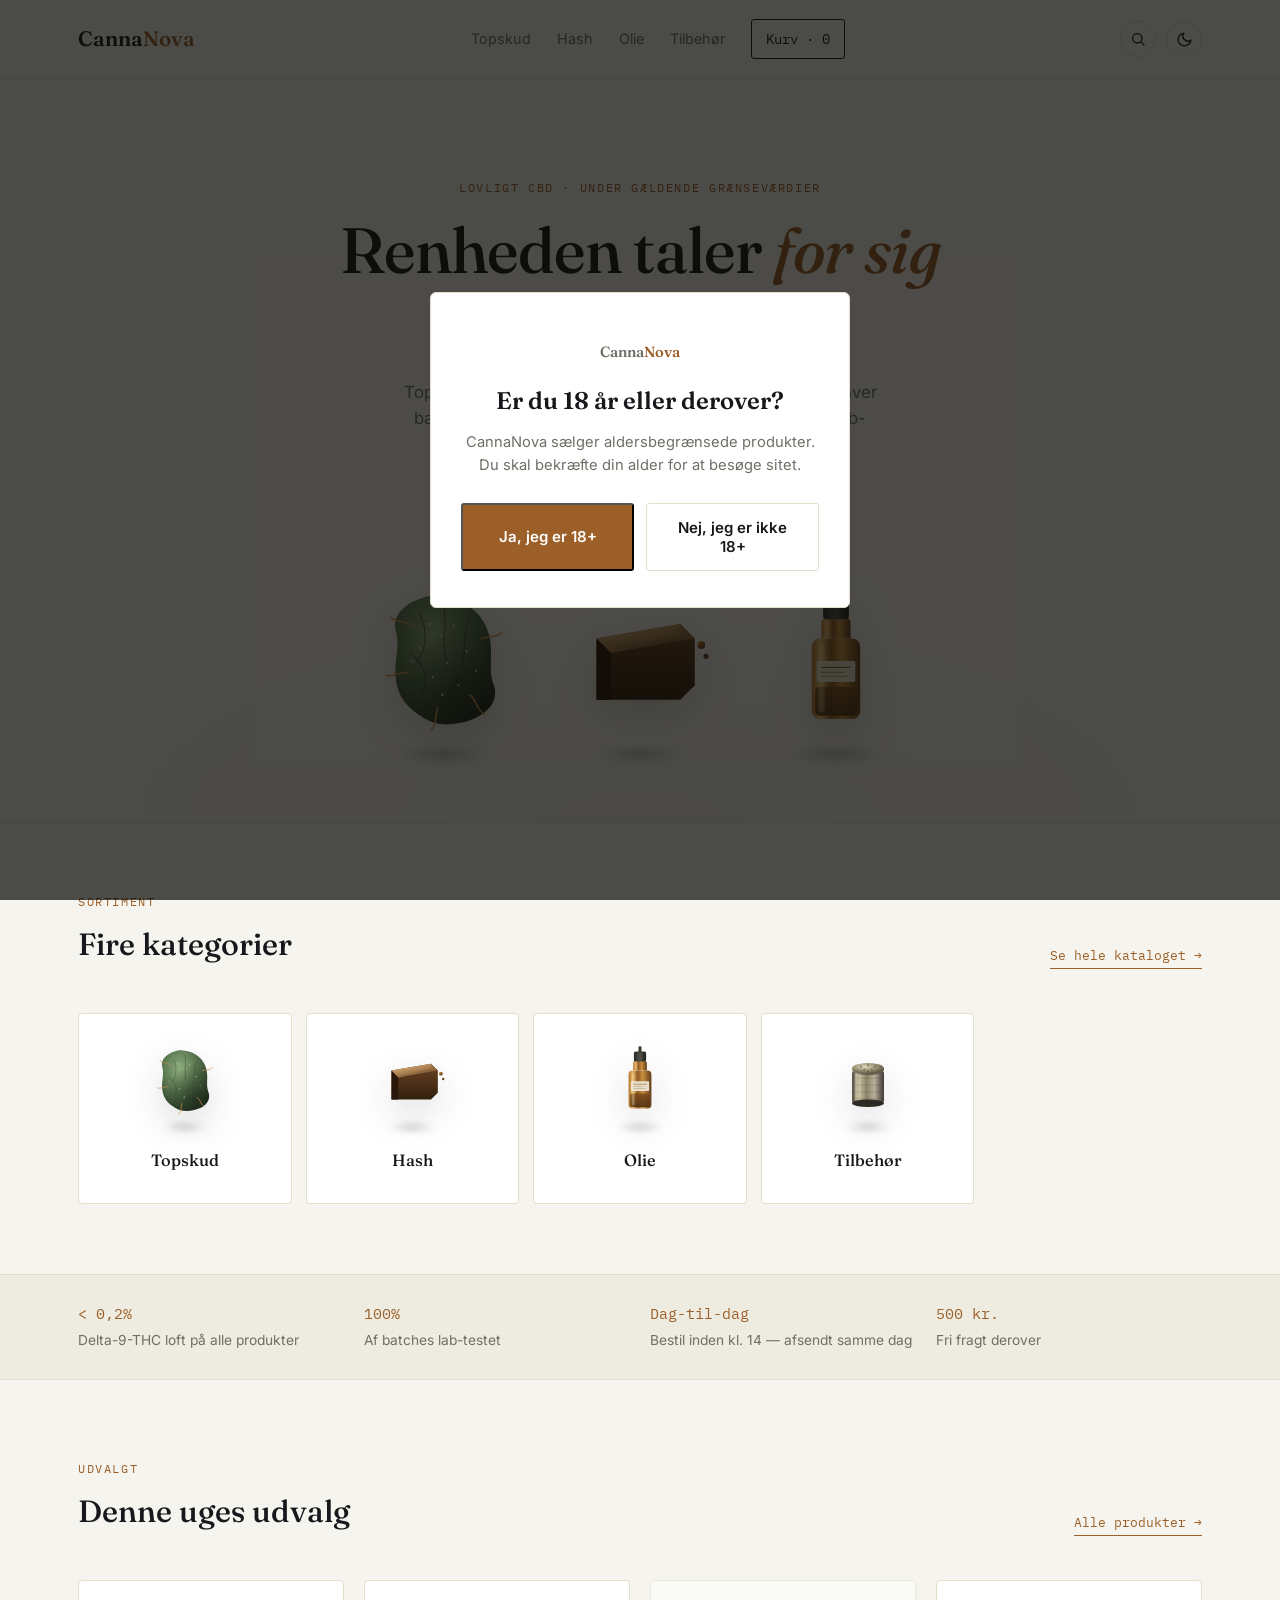
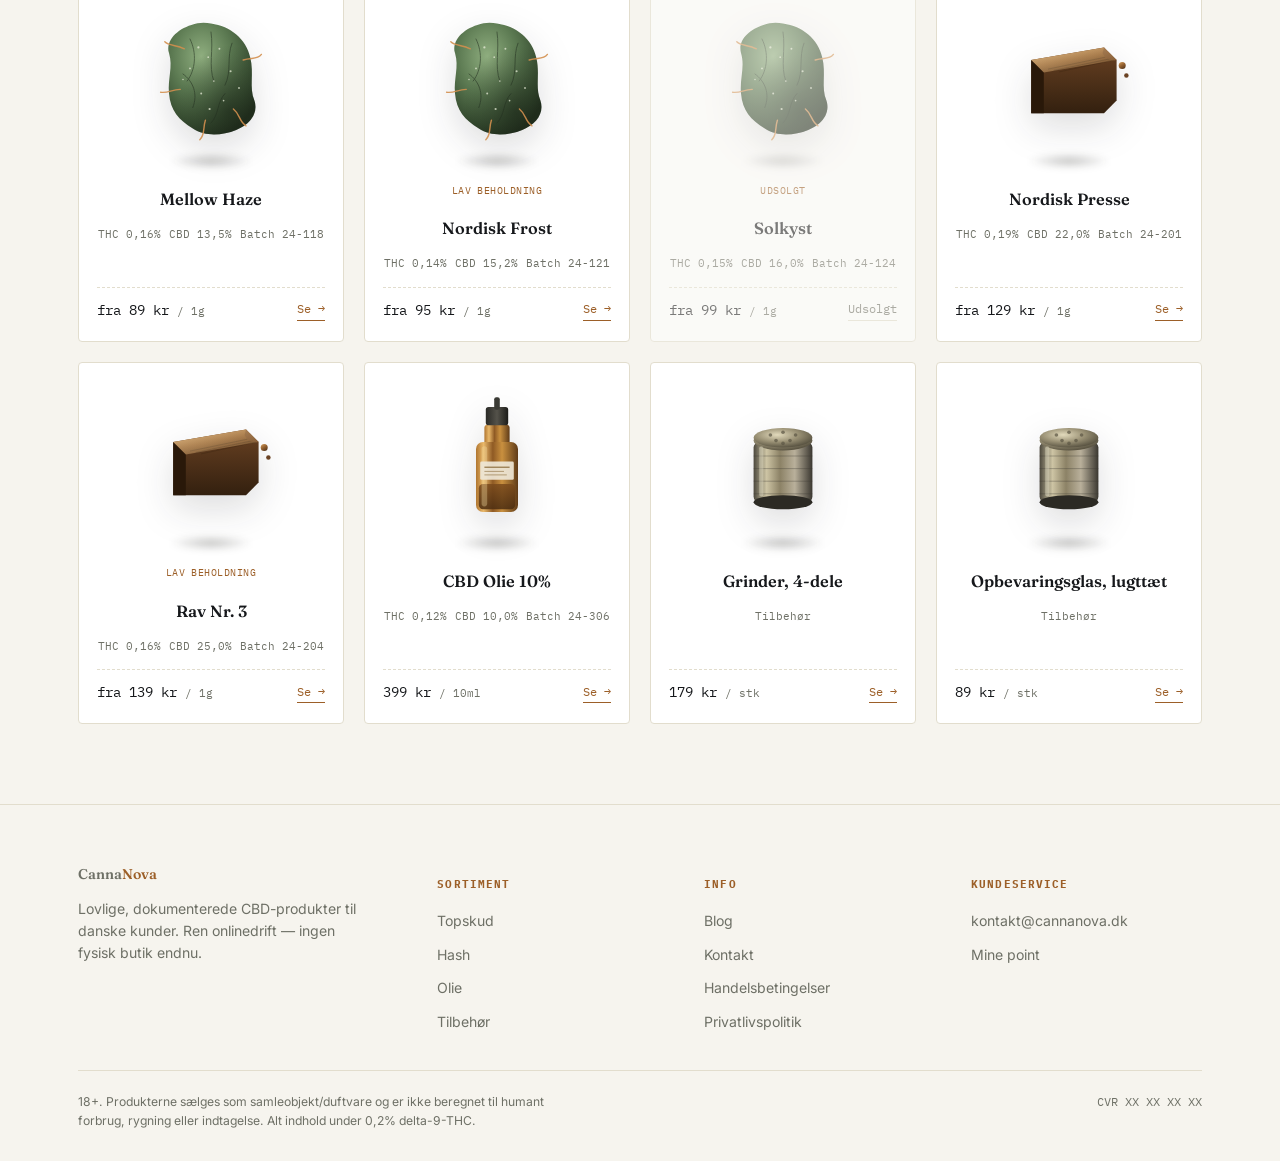
<file: index.html>
<!doctype html>
<html lang="da">
<head>
<meta charset="UTF-8">
<meta name="viewport" content="width=device-width, initial-scale=1">
<title>CannaNova — Lovligt CBD, dokumenteret til sidste batch</title>
<meta name="description" content="CannaNova sælger lovlige CBD-topskud, hash og olie under 0,2% THC. Hver batch er uafhængigt lab-testet og dokumenteret. Kun online, levering i hele Danmark.">
<link rel="preconnect" href="https://fonts.googleapis.com">
<link rel="preconnect" href="https://fonts.gstatic.com" crossorigin>
<link href="https://fonts.googleapis.com/css2?family=Fraunces:ital,opsz,wght@0,9..144,500;0,9..144,600;1,9..144,500&family=Inter:wght@400;500;600;700&family=IBM+Plex+Mono:wght@400;500&display=swap" rel="stylesheet">
<link rel="stylesheet" href="css/style.css">
<script>
  (function () {
    var saved = localStorage.getItem("cannanova-theme");
    var theme = saved || (window.matchMedia("(prefers-color-scheme: dark)").matches ? "dark" : "light");
    document.documentElement.dataset.theme = theme;
  })();
</script>
</head>
<body>

<header class="stagebar">
  <div class="wrap">
    <a href="index.html" class="logo">Canna<em>Nova</em></a>
    <nav class="nav" id="siteNav">
      <a href="topskud.html">Topskud</a>
      <a href="hash.html">Hash</a>
      <a href="olie.html">Olie</a>
      <a href="tilbehor.html">Tilbehør</a>
      <a href="kurv.html" class="nav-cart">Kurv · 0</a>
    </nav>
    <div class="header-icons">
      <button class="search-toggle" id="searchToggle" aria-label="Søg i sortimentet" type="button">
        <svg viewBox="0 0 24 24" fill="none" stroke="currentColor" stroke-width="2" stroke-linecap="round" stroke-linejoin="round"><circle cx="11" cy="11" r="7"/><line x1="21" y1="21" x2="16.65" y2="16.65"/></svg>
      </button>
      <button class="theme-toggle" id="themeToggle" aria-label="Skift mellem lyst og mørkt tema">
        <svg class="icon-sun" viewBox="0 0 24 24" fill="none" stroke="currentColor" stroke-width="2" stroke-linecap="round"><circle cx="12" cy="12" r="4"/><path d="M12 2v2M12 20v2M4.9 4.9l1.4 1.4M17.7 17.7l1.4 1.4M2 12h2M20 12h2M4.9 19.1l1.4-1.4M17.7 6.3l1.4-1.4"/></svg>
        <svg class="icon-moon" viewBox="0 0 24 24" fill="none" stroke="currentColor" stroke-width="2" stroke-linecap="round" stroke-linejoin="round"><path d="M21 12.8A9 9 0 1 1 11.2 3a7 7 0 0 0 9.8 9.8Z"/></svg>
      </button>
      <button class="nav-toggle" id="navToggle" aria-label="Åbn menu" aria-expanded="false" aria-controls="siteNav">
        <span></span><span></span><span></span>
      </button>
    </div>
  </div>
</header>

<main>
  <section class="hero">
    <div class="floor"></div>
    <div class="wrap">
      <p class="eyebrow">Lovligt CBD · under gældende grænseværdier</p>
      <h1 style="margin-top:18px;">Renheden taler <span class="accent">for sig selv</span>.</h1>
      <p class="lede">Topskud, hash og olie fra uafhængigt testede avlere — hver batch dokumenteret med indholdsdeklaration og fuld lab-rapport.</p>
      <div class="hero-actions">
        <a href="produkter.html" class="btn-primary">Se sortimentet</a>
        <a href="#dokumentation" class="btn-ghost">Sådan tester vi</a>
      </div>
      <div class="hero-stage" aria-hidden="true">
        <div class="stage-product cat-topskud"><div class="glow"></div><img class="art" src="images/topskud.svg" alt=""><img class="reflection" src="images/topskud.svg" alt=""><div class="shadow"></div></div>
        <div class="stage-product cat-hash"><div class="glow"></div><img class="art" src="images/hash.svg" alt=""><img class="reflection" src="images/hash.svg" alt=""><div class="shadow"></div></div>
        <div class="stage-product cat-olie"><div class="glow"></div><img class="art" src="images/olie.svg" alt=""><img class="reflection" src="images/olie.svg" alt=""><div class="shadow"></div></div>
      </div>
    </div>
  </section>

  <section class="categories" aria-label="Kategorier">
    <div class="wrap">
      <div class="section-head">
        <div><p class="eyebrow">Sortiment</p><h2 style="margin-top:10px;">Fire kategorier</h2></div>
        <a href="produkter.html" class="more">Se hele kataloget →</a>
      </div>
      <div class="cat-row">
        <a href="topskud.html" class="cat-tile">
          <div class="stage-product cat-topskud"><div class="glow"></div><img class="art" src="images/topskud.svg" alt=""><img class="reflection" src="images/topskud.svg" alt=""><div class="shadow"></div></div>
          <div><h3>Topskud</h3></div>
        </a>
        <a href="hash.html" class="cat-tile">
          <div class="stage-product cat-hash"><div class="glow"></div><img class="art" src="images/hash.svg" alt=""><img class="reflection" src="images/hash.svg" alt=""><div class="shadow"></div></div>
          <div><h3>Hash</h3></div>
        </a>
        <a href="olie.html" class="cat-tile">
          <div class="stage-product cat-olie"><div class="glow"></div><img class="art" src="images/olie.svg" alt=""><img class="reflection" src="images/olie.svg" alt=""><div class="shadow"></div></div>
          <div><h3>Olie</h3></div>
        </a>
        <a href="tilbehor.html" class="cat-tile">
          <div class="stage-product cat-tilbehor"><div class="glow"></div><img class="art" src="images/tilbehor.svg" alt=""><img class="reflection" src="images/tilbehor.svg" alt=""><div class="shadow"></div></div>
          <div><h3>Tilbehør</h3></div>
        </a>
      </div>
    </div>
  </section>

  <section class="usp" id="dokumentation">
    <div class="wrap">
      <div class="usp-item"><p class="num">&lt; 0,2%</p><p class="label">Delta-9-THC loft på alle produkter</p></div>
      <div class="usp-item"><p class="num">100%</p><p class="label">Af batches lab-testet</p></div>
      <div class="usp-item"><p class="num">Dag-til-dag</p><p class="label">Bestil inden kl. 14 — afsendt samme dag</p></div>
      <div class="usp-item"><p class="num">500 kr.</p><p class="label">Fri fragt derover</p></div>
    </div>
  </section>

  <section class="products-section">
    <div class="wrap">
      <div class="section-head">
        <div><p class="eyebrow">Udvalgt</p><h2 style="margin-top:10px;">Denne uges udvalg</h2></div>
        <a href="produkter.html" class="more">Alle produkter →</a>
      </div>
      <div class="products" id="stageProducts"></div>
    </div>
  </section>
</main>

<footer class="stagebar">
  <div class="wrap">
    <div class="footer-grid">
      <div class="footer-col footer-brand">
        <a href="index.html" class="logo">Canna<em>Nova</em></a>
        <p>Lovlige, dokumenterede CBD-produkter til danske kunder. Ren onlinedrift — ingen fysisk butik endnu.</p>
      </div>
      <div class="footer-col">
        <h4>Sortiment</h4>
        <ul><li><a href="topskud.html">Topskud</a></li><li><a href="hash.html">Hash</a></li><li><a href="olie.html">Olie</a></li><li><a href="tilbehor.html">Tilbehør</a></li></ul>
      </div>
      <div class="footer-col">
        <h4>Info</h4>
        <ul><li><a href="blog.html">Blog</a></li><li><a href="kontakt.html">Kontakt</a></li><li><a href="handelsbetingelser.html">Handelsbetingelser</a></li><li><a href="privatlivspolitik.html">Privatlivspolitik</a></li></ul>
      </div>
      <div class="footer-col">
        <h4>Kundeservice</h4>
        <ul><li><a href="mailto:kontakt@cannanova.dk">kontakt@cannanova.dk</a></li><li><a href="kurv.html">Mine point</a></li></ul>
      </div>
    </div>
    <div class="footer-legal">
      <p class="disclaimer">18+. Produkterne sælges som samleobjekt/duftvare og er ikke beregnet til humant forbrug, rygning eller indtagelse. Alt indhold under 0,2% delta-9-THC.</p>
      <p class="cvr">CVR XX XX XX XX</p>
    </div>
  </div>
</footer>

<script src="js/gates.js"></script>
<script src="js/cart.js"></script>
<script src="js/site.js"></script>
</body>
</html>
</file>
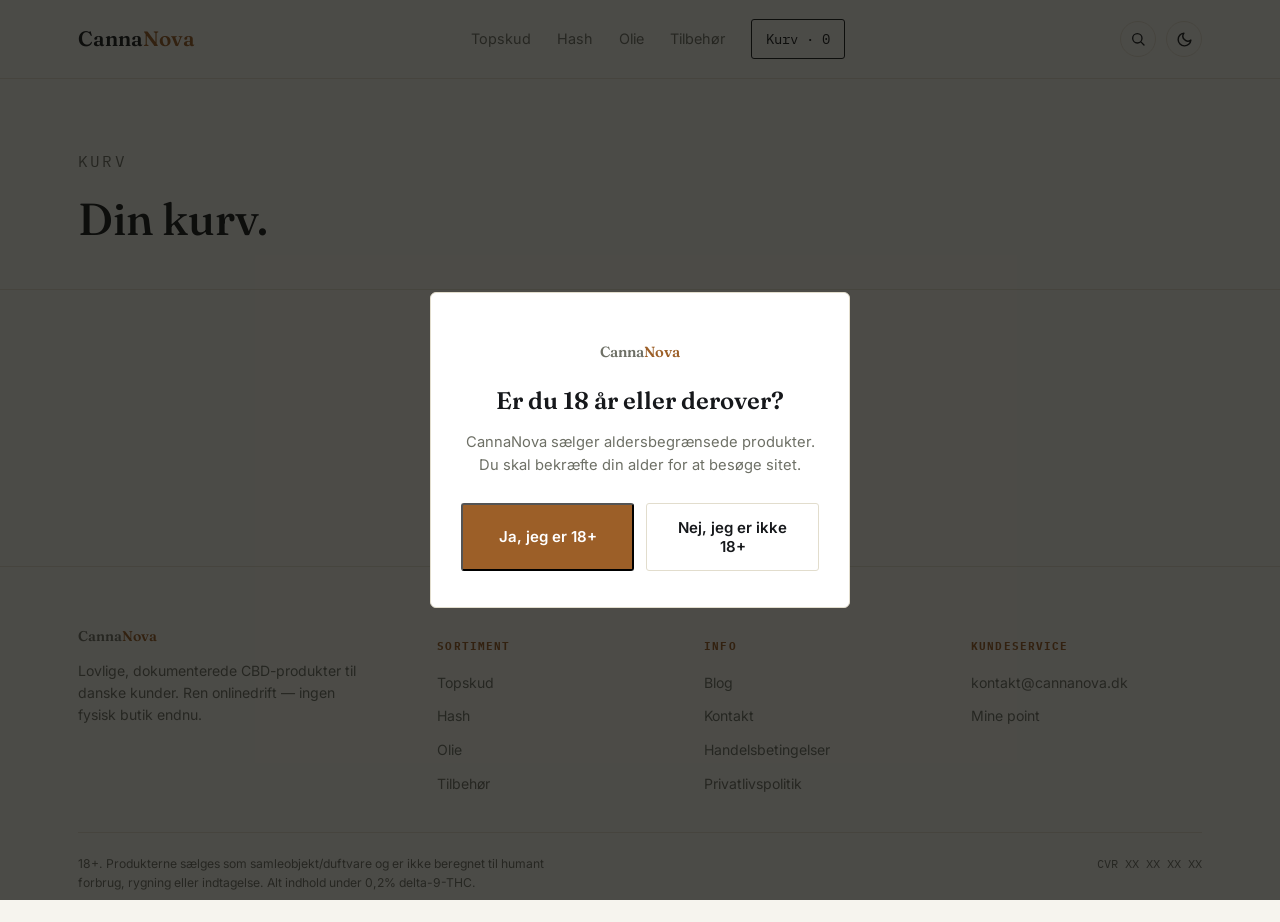
<file: checkout.html>
<!doctype html>
<html lang="da">
<head>
<meta charset="UTF-8">
<meta name="viewport" content="width=device-width, initial-scale=1">
<title>Checkout — CannaNova</title>
<meta name="description" content="Gennemfør din ordre hos CannaNova.">
<link rel="preconnect" href="https://fonts.googleapis.com">
<link rel="preconnect" href="https://fonts.gstatic.com" crossorigin>
<link href="https://fonts.googleapis.com/css2?family=Fraunces:ital,opsz,wght@0,9..144,500;0,9..144,600;1,9..144,500&family=Inter:wght@400;500;600;700&family=IBM+Plex+Mono:wght@400;500&display=swap" rel="stylesheet">
<link rel="stylesheet" href="css/style.css">
<script>
  (function () {
    var saved = localStorage.getItem("cannanova-theme");
    var theme = saved || (window.matchMedia("(prefers-color-scheme: dark)").matches ? "dark" : "light");
    document.documentElement.dataset.theme = theme;
  })();
</script>
</head>
<body>

<header class="stagebar">
  <div class="wrap">
    <a href="index.html" class="logo">Canna<em>Nova</em></a>
    <nav class="nav" id="siteNav">
      <a href="topskud.html">Topskud</a>
      <a href="hash.html">Hash</a>
      <a href="olie.html">Olie</a>
      <a href="tilbehor.html">Tilbehør</a>
      <a href="kurv.html" class="nav-cart">Kurv · 0</a>
    </nav>
    <div class="header-icons">
      <button class="search-toggle" id="searchToggle" aria-label="Søg i sortimentet" type="button">
        <svg viewBox="0 0 24 24" fill="none" stroke="currentColor" stroke-width="2" stroke-linecap="round" stroke-linejoin="round"><circle cx="11" cy="11" r="7"/><line x1="21" y1="21" x2="16.65" y2="16.65"/></svg>
      </button>
      <button class="theme-toggle" id="themeToggle" aria-label="Skift mellem lyst og mørkt tema">
        <svg class="icon-sun" viewBox="0 0 24 24" fill="none" stroke="currentColor" stroke-width="2" stroke-linecap="round"><circle cx="12" cy="12" r="4"/><path d="M12 2v2M12 20v2M4.9 4.9l1.4 1.4M17.7 17.7l1.4 1.4M2 12h2M20 12h2M4.9 19.1l1.4-1.4M17.7 6.3l1.4-1.4"/></svg>
        <svg class="icon-moon" viewBox="0 0 24 24" fill="none" stroke="currentColor" stroke-width="2" stroke-linecap="round" stroke-linejoin="round"><path d="M21 12.8A9 9 0 1 1 11.2 3a7 7 0 0 0 9.8 9.8Z"/></svg>
      </button>
      <button class="nav-toggle" id="navToggle" aria-label="Åbn menu" aria-expanded="false" aria-controls="siteNav">
        <span></span><span></span><span></span>
      </button>
    </div>
  </div>
</header>

<main>
  <section class="page-hero">
    <div class="wrap">
      <p class="eyebrow">Checkout</p>
      <h1 style="margin-top:10px;">Bekræft din ordre.</h1>
    </div>
  </section>

  <section>
    <div class="wrap" id="checkoutRoot">
      <p style="padding-block:60px; color:var(--text-dim);">Indlæser …</p>
    </div>
  </section>
</main>

<footer class="stagebar">
  <div class="wrap">
    <div class="footer-grid">
      <div class="footer-col footer-brand">
        <a href="index.html" class="logo">Canna<em>Nova</em></a>
        <p>Lovlige, dokumenterede CBD-produkter til danske kunder. Ren onlinedrift — ingen fysisk butik endnu.</p>
      </div>
      <div class="footer-col">
        <h4>Sortiment</h4>
        <ul><li><a href="topskud.html">Topskud</a></li><li><a href="hash.html">Hash</a></li><li><a href="olie.html">Olie</a></li><li><a href="tilbehor.html">Tilbehør</a></li></ul>
      </div>
      <div class="footer-col">
        <h4>Info</h4>
        <ul><li><a href="blog.html">Blog</a></li><li><a href="kontakt.html">Kontakt</a></li><li><a href="handelsbetingelser.html">Handelsbetingelser</a></li><li><a href="privatlivspolitik.html">Privatlivspolitik</a></li></ul>
      </div>
      <div class="footer-col">
        <h4>Kundeservice</h4>
        <ul><li><a href="mailto:kontakt@cannanova.dk">kontakt@cannanova.dk</a></li><li><a href="kurv.html">Mine point</a></li></ul>
      </div>
    </div>
    <div class="footer-legal">
      <p class="disclaimer">18+. Produkterne sælges som samleobjekt/duftvare og er ikke beregnet til humant forbrug, rygning eller indtagelse. Alt indhold under 0,2% delta-9-THC.</p>
      <p class="cvr">CVR XX XX XX XX</p>
    </div>
  </div>
</footer>

<script src="js/gates.js"></script>
<script src="js/cart.js"></script>
<script src="js/site.js"></script>
<script src="js/checkout.js"></script>
</body>
</html>
</file>
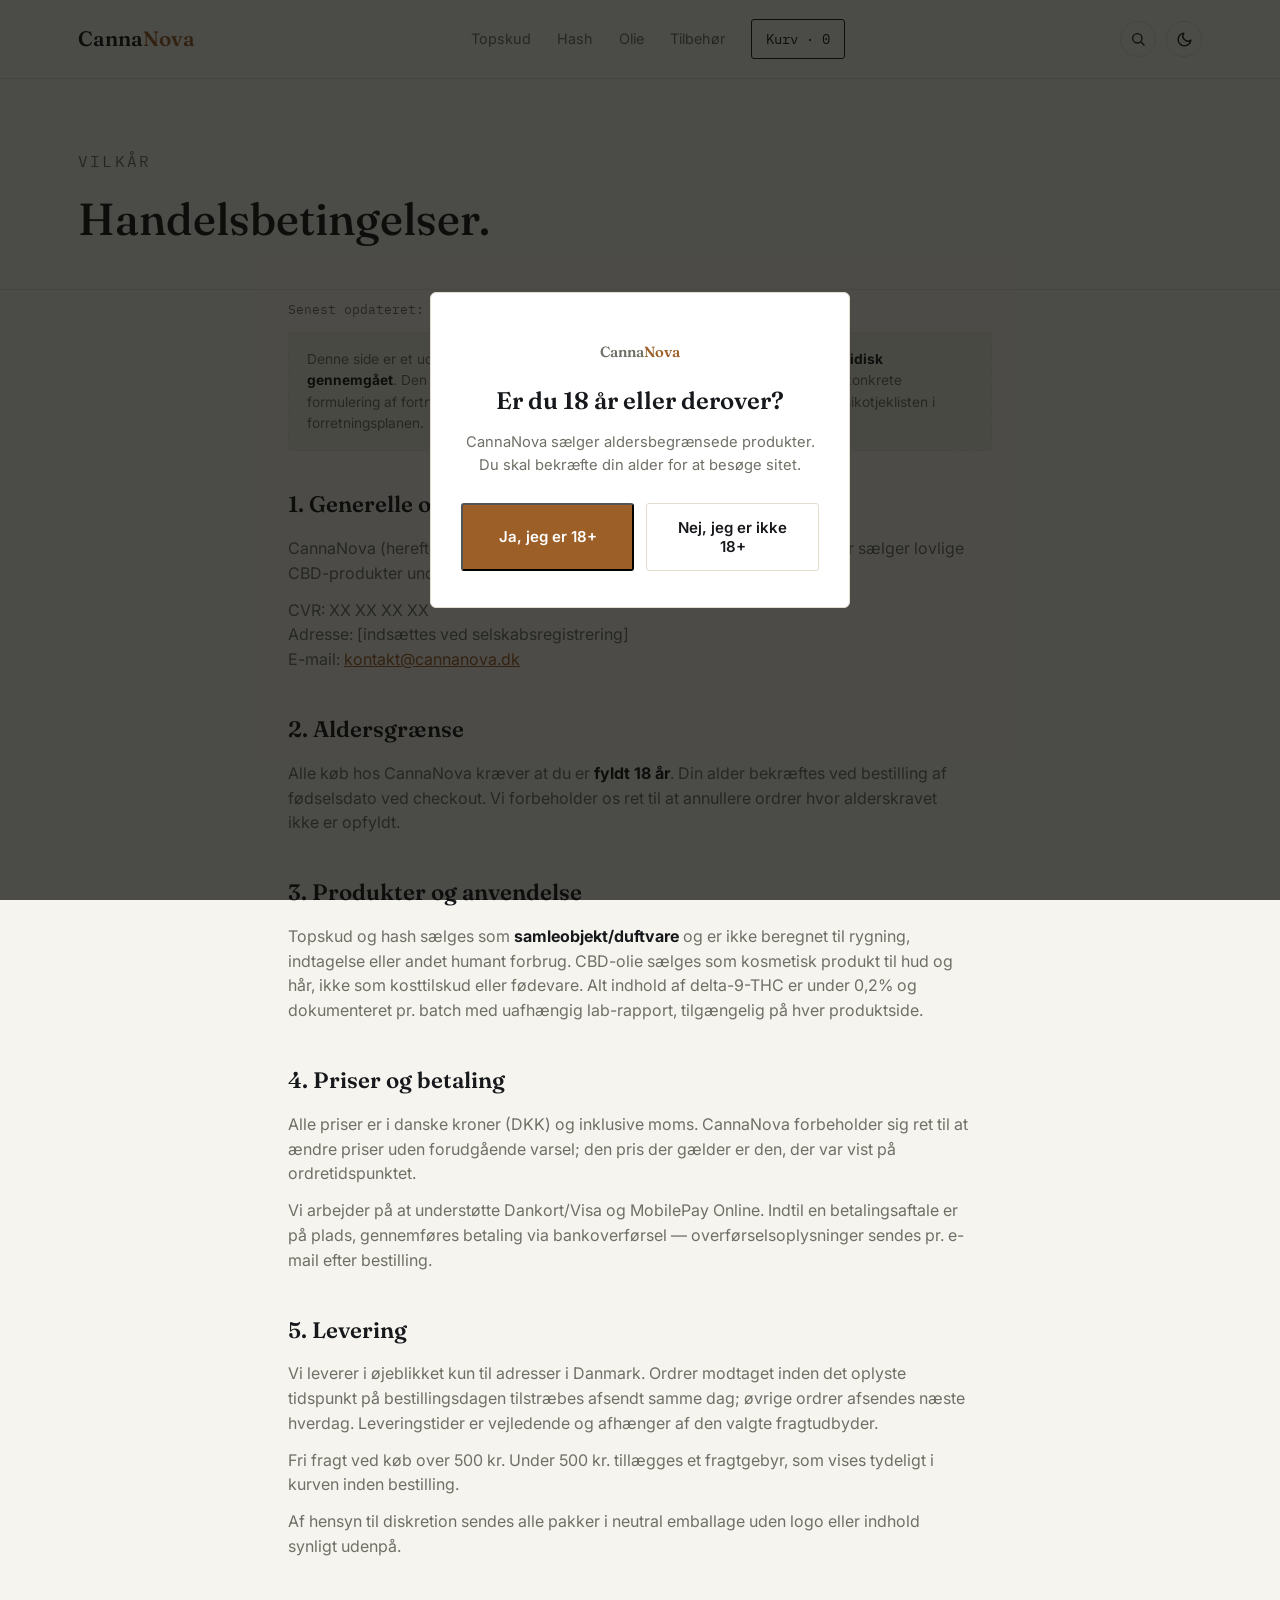
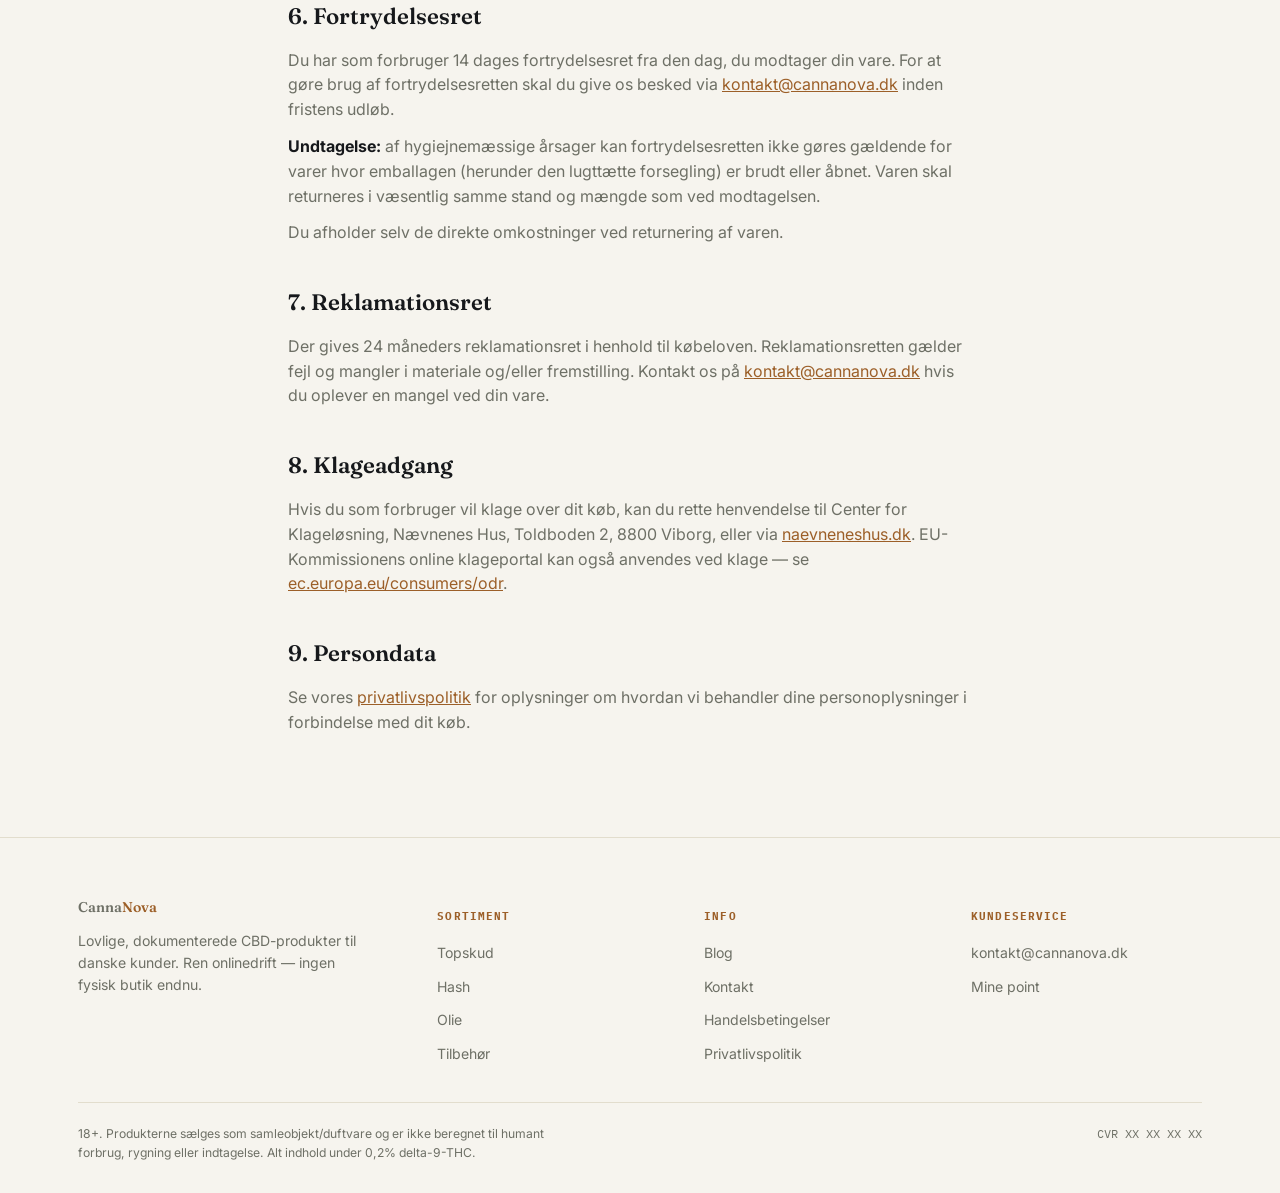
<file: handelsbetingelser.html>
<!doctype html>
<html lang="da">
<head>
<meta charset="UTF-8">
<meta name="viewport" content="width=device-width, initial-scale=1">
<title>Handelsbetingelser — CannaNova</title>
<meta name="description" content="Handelsbetingelser for CannaNova: priser, levering, fortrydelsesret, reklamationsret og aldersgrænse.">
<link rel="preconnect" href="https://fonts.googleapis.com">
<link rel="preconnect" href="https://fonts.gstatic.com" crossorigin>
<link href="https://fonts.googleapis.com/css2?family=Fraunces:ital,opsz,wght@0,9..144,500;0,9..144,600;1,9..144,500&family=Inter:wght@400;500;600;700&family=IBM+Plex+Mono:wght@400;500&display=swap" rel="stylesheet">
<link rel="stylesheet" href="css/style.css">
<script>
  (function () {
    var saved = localStorage.getItem("cannanova-theme");
    var theme = saved || (window.matchMedia("(prefers-color-scheme: dark)").matches ? "dark" : "light");
    document.documentElement.dataset.theme = theme;
  })();
</script>
</head>
<body>

<header class="stagebar">
  <div class="wrap">
    <a href="index.html" class="logo">Canna<em>Nova</em></a>
    <nav class="nav" id="siteNav">
      <a href="topskud.html">Topskud</a>
      <a href="hash.html">Hash</a>
      <a href="olie.html">Olie</a>
      <a href="tilbehor.html">Tilbehør</a>
      <a href="kurv.html" class="nav-cart">Kurv · 0</a>
    </nav>
    <div class="header-icons">
      <button class="search-toggle" id="searchToggle" aria-label="Søg i sortimentet" type="button">
        <svg viewBox="0 0 24 24" fill="none" stroke="currentColor" stroke-width="2" stroke-linecap="round" stroke-linejoin="round"><circle cx="11" cy="11" r="7"/><line x1="21" y1="21" x2="16.65" y2="16.65"/></svg>
      </button>
      <button class="theme-toggle" id="themeToggle" aria-label="Skift mellem lyst og mørkt tema">
        <svg class="icon-sun" viewBox="0 0 24 24" fill="none" stroke="currentColor" stroke-width="2" stroke-linecap="round"><circle cx="12" cy="12" r="4"/><path d="M12 2v2M12 20v2M4.9 4.9l1.4 1.4M17.7 17.7l1.4 1.4M2 12h2M20 12h2M4.9 19.1l1.4-1.4M17.7 6.3l1.4-1.4"/></svg>
        <svg class="icon-moon" viewBox="0 0 24 24" fill="none" stroke="currentColor" stroke-width="2" stroke-linecap="round" stroke-linejoin="round"><path d="M21 12.8A9 9 0 1 1 11.2 3a7 7 0 0 0 9.8 9.8Z"/></svg>
      </button>
      <button class="nav-toggle" id="navToggle" aria-label="Åbn menu" aria-expanded="false" aria-controls="siteNav">
        <span></span><span></span><span></span>
      </button>
    </div>
  </div>
</header>

<main>
  <section class="page-hero">
    <div class="wrap">
      <p class="eyebrow">Vilkår</p>
      <h1 style="margin-top:10px;">Handelsbetingelser.</h1>
    </div>
  </section>

  <section>
    <div class="wrap legal-content">
      <p class="legal-meta">Senest opdateret: 6. august 2026</p>

      <div class="legal-notice">
        Denne side er et udkast baseret på standardkrav til danske webshops og er <strong>ikke juridisk gennemgået</strong>. Den skal godkendes af en advokat med branchekendskab, inkl. den konkrete formulering af fortrydelsesretten for CBD-produkter, før butikken går i luften — jf. risikotjeklisten i forretningsplanen.
      </div>

      <h2>1. Generelle oplysninger</h2>
      <p>
        CannaNova (herefter "CannaNova", "vi" eller "os") er en dansk webshop der sælger lovlige CBD-produkter under gældende grænseværdier for delta-9-THC.
      </p>
      <p>
        CVR: XX XX XX XX<br>
        Adresse: [indsættes ved selskabsregistrering]<br>
        E-mail: <a href="mailto:kontakt@cannanova.dk">kontakt@cannanova.dk</a>
      </p>

      <h2>2. Aldersgrænse</h2>
      <p>
        Alle køb hos CannaNova kræver at du er <strong>fyldt 18 år</strong>. Din alder bekræftes ved bestilling af fødselsdato ved checkout. Vi forbeholder os ret til at annullere ordrer hvor alderskravet ikke er opfyldt.
      </p>

      <h2>3. Produkter og anvendelse</h2>
      <p>
        Topskud og hash sælges som <strong>samleobjekt/duftvare</strong> og er ikke beregnet til rygning, indtagelse eller andet humant forbrug. CBD-olie sælges som kosmetisk produkt til hud og hår, ikke som kosttilskud eller fødevare. Alt indhold af delta-9-THC er under 0,2% og dokumenteret pr. batch med uafhængig lab-rapport, tilgængelig på hver produktside.
      </p>

      <h2>4. Priser og betaling</h2>
      <p>
        Alle priser er i danske kroner (DKK) og inklusive moms. CannaNova forbeholder sig ret til at ændre priser uden forudgående varsel; den pris der gælder er den, der var vist på ordretidspunktet.
      </p>
      <p>
        Vi arbejder på at understøtte Dankort/Visa og MobilePay Online. Indtil en betalingsaftale er på plads, gennemføres betaling via bankoverførsel — overførselsoplysninger sendes pr. e-mail efter bestilling.
      </p>

      <h2>5. Levering</h2>
      <p>
        Vi leverer i øjeblikket kun til adresser i Danmark. Ordrer modtaget inden det oplyste tidspunkt på bestillingsdagen tilstræbes afsendt samme dag; øvrige ordrer afsendes næste hverdag. Leveringstider er vejledende og afhænger af den valgte fragtudbyder.
      </p>
      <p>
        Fri fragt ved køb over 500 kr. Under 500 kr. tillægges et fragtgebyr, som vises tydeligt i kurven inden bestilling.
      </p>
      <p>
        Af hensyn til diskretion sendes alle pakker i neutral emballage uden logo eller indhold synligt udenpå.
      </p>

      <h2>6. Fortrydelsesret</h2>
      <p>
        Du har som forbruger 14 dages fortrydelsesret fra den dag, du modtager din vare. For at gøre brug af fortrydelsesretten skal du give os besked via <a href="mailto:kontakt@cannanova.dk">kontakt@cannanova.dk</a> inden fristens udløb.
      </p>
      <p>
        <strong>Undtagelse:</strong> af hygiejnemæssige årsager kan fortrydelsesretten ikke gøres gældende for varer hvor emballagen (herunder den lugttætte forsegling) er brudt eller åbnet. Varen skal returneres i væsentlig samme stand og mængde som ved modtagelsen.
      </p>
      <p>
        Du afholder selv de direkte omkostninger ved returnering af varen.
      </p>

      <h2>7. Reklamationsret</h2>
      <p>
        Der gives 24 måneders reklamationsret i henhold til købeloven. Reklamationsretten gælder fejl og mangler i materiale og/eller fremstilling. Kontakt os på <a href="mailto:kontakt@cannanova.dk">kontakt@cannanova.dk</a> hvis du oplever en mangel ved din vare.
      </p>

      <h2>8. Klageadgang</h2>
      <p>
        Hvis du som forbruger vil klage over dit køb, kan du rette henvendelse til Center for Klageløsning, Nævnenes Hus, Toldboden 2, 8800 Viborg, eller via <a href="https://naevneneshus.dk" target="_blank" rel="noopener">naevneneshus.dk</a>. EU-Kommissionens online klageportal kan også anvendes ved klage — se <a href="https://ec.europa.eu/consumers/odr" target="_blank" rel="noopener">ec.europa.eu/consumers/odr</a>.
      </p>

      <h2>9. Persondata</h2>
      <p>
        Se vores <a href="privatlivspolitik.html">privatlivspolitik</a> for oplysninger om hvordan vi behandler dine personoplysninger i forbindelse med dit køb.
      </p>
    </div>
  </section>
</main>

<footer class="stagebar">
  <div class="wrap">
    <div class="footer-grid">
      <div class="footer-col footer-brand">
        <a href="index.html" class="logo">Canna<em>Nova</em></a>
        <p>Lovlige, dokumenterede CBD-produkter til danske kunder. Ren onlinedrift — ingen fysisk butik endnu.</p>
      </div>
      <div class="footer-col">
        <h4>Sortiment</h4>
        <ul><li><a href="topskud.html">Topskud</a></li><li><a href="hash.html">Hash</a></li><li><a href="olie.html">Olie</a></li><li><a href="tilbehor.html">Tilbehør</a></li></ul>
      </div>
      <div class="footer-col">
        <h4>Info</h4>
        <ul><li><a href="blog.html">Blog</a></li><li><a href="kontakt.html">Kontakt</a></li><li><a href="handelsbetingelser.html">Handelsbetingelser</a></li><li><a href="privatlivspolitik.html">Privatlivspolitik</a></li></ul>
      </div>
      <div class="footer-col">
        <h4>Kundeservice</h4>
        <ul><li><a href="mailto:kontakt@cannanova.dk">kontakt@cannanova.dk</a></li><li><a href="kurv.html">Mine point</a></li></ul>
      </div>
    </div>
    <div class="footer-legal">
      <p class="disclaimer">18+. Produkterne sælges som samleobjekt/duftvare og er ikke beregnet til humant forbrug, rygning eller indtagelse. Alt indhold under 0,2% delta-9-THC.</p>
      <p class="cvr">CVR XX XX XX XX</p>
    </div>
  </div>
</footer>

<script src="js/gates.js"></script>
<script src="js/cart.js"></script>
<script src="js/site.js"></script>
</body>
</html>
</file>
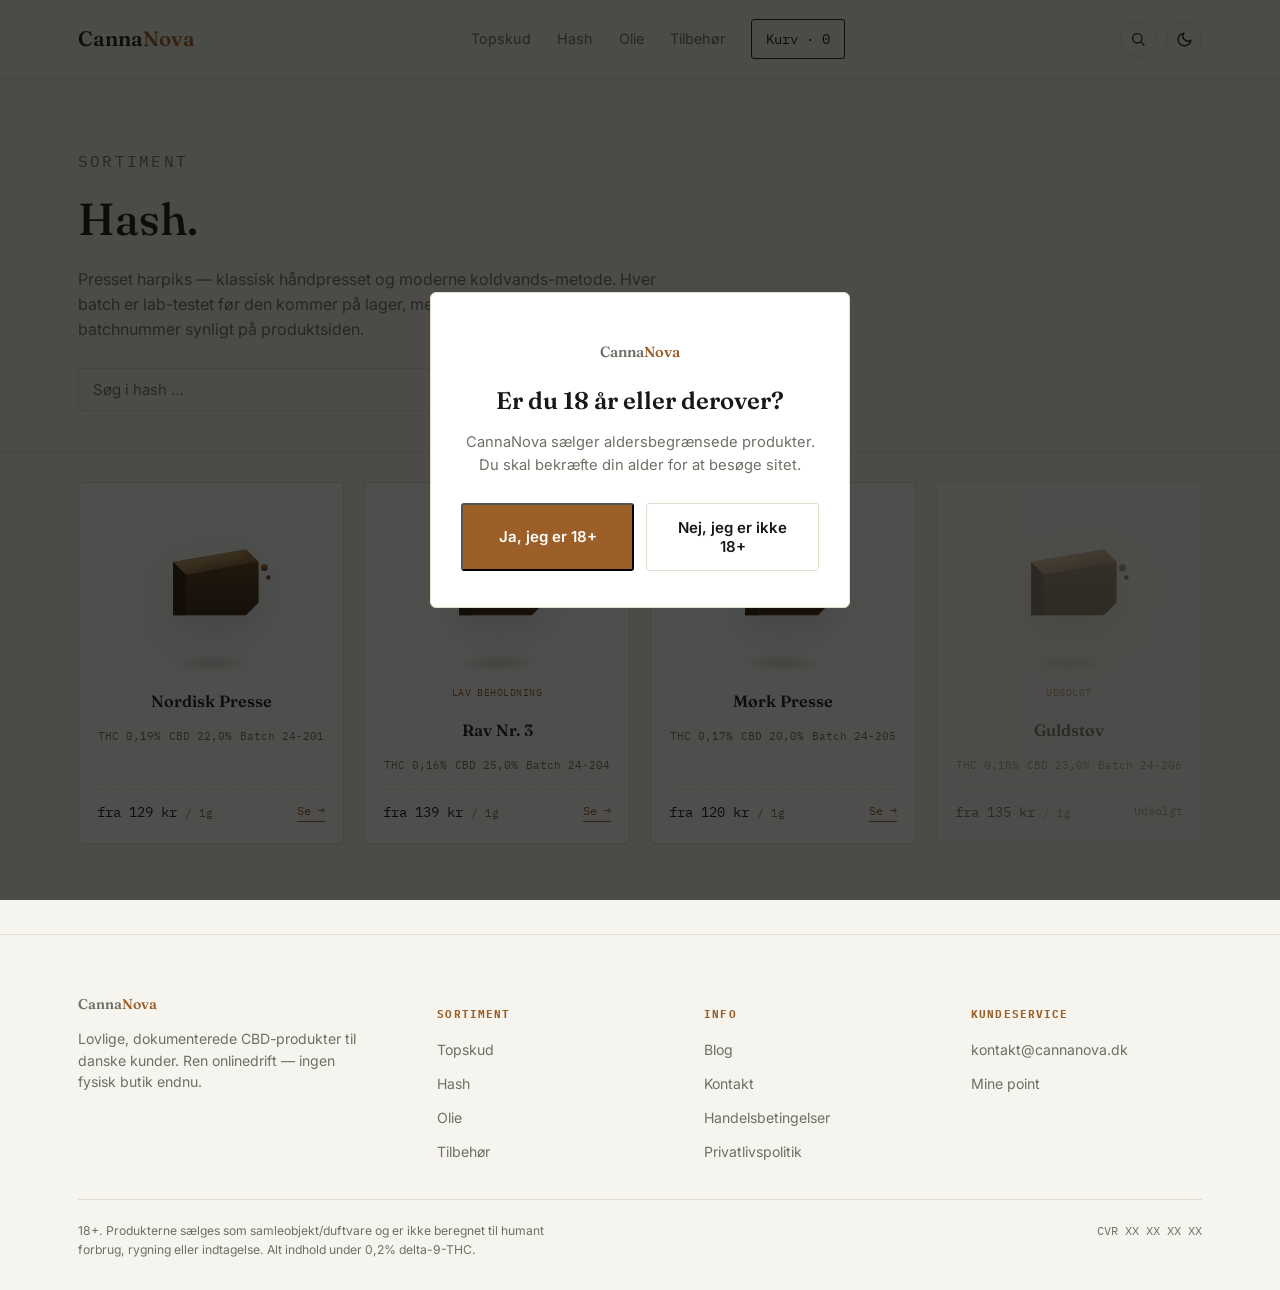
<file: hash.html>
<!doctype html>
<html lang="da">
<head>
<meta charset="UTF-8">
<meta name="viewport" content="width=device-width, initial-scale=1">
<title>Hash — CannaNova</title>
<meta name="description" content="Presset CBD-hash fra CannaNova — håndpresset og koldvands-metode, hver batch lab-testet og dokumenteret.">
<link rel="preconnect" href="https://fonts.googleapis.com">
<link rel="preconnect" href="https://fonts.gstatic.com" crossorigin>
<link href="https://fonts.googleapis.com/css2?family=Fraunces:ital,opsz,wght@0,9..144,500;0,9..144,600;1,9..144,500&family=Inter:wght@400;500;600;700&family=IBM+Plex+Mono:wght@400;500&display=swap" rel="stylesheet">
<link rel="stylesheet" href="css/style.css">
<script>
  (function () {
    var saved = localStorage.getItem("cannanova-theme");
    var theme = saved || (window.matchMedia("(prefers-color-scheme: dark)").matches ? "dark" : "light");
    document.documentElement.dataset.theme = theme;
  })();
</script>
</head>
<body>

<header class="stagebar">
  <div class="wrap">
    <a href="index.html" class="logo">Canna<em>Nova</em></a>
    <nav class="nav" id="siteNav">
      <a href="topskud.html">Topskud</a>
      <a href="hash.html">Hash</a>
      <a href="olie.html">Olie</a>
      <a href="tilbehor.html">Tilbehør</a>
      <a href="kurv.html" class="nav-cart">Kurv · 0</a>
    </nav>
    <div class="header-icons">
      <button class="search-toggle" id="searchToggle" aria-label="Søg i sortimentet" type="button">
        <svg viewBox="0 0 24 24" fill="none" stroke="currentColor" stroke-width="2" stroke-linecap="round" stroke-linejoin="round"><circle cx="11" cy="11" r="7"/><line x1="21" y1="21" x2="16.65" y2="16.65"/></svg>
      </button>
      <button class="theme-toggle" id="themeToggle" aria-label="Skift mellem lyst og mørkt tema">
        <svg class="icon-sun" viewBox="0 0 24 24" fill="none" stroke="currentColor" stroke-width="2" stroke-linecap="round"><circle cx="12" cy="12" r="4"/><path d="M12 2v2M12 20v2M4.9 4.9l1.4 1.4M17.7 17.7l1.4 1.4M2 12h2M20 12h2M4.9 19.1l1.4-1.4M17.7 6.3l1.4-1.4"/></svg>
        <svg class="icon-moon" viewBox="0 0 24 24" fill="none" stroke="currentColor" stroke-width="2" stroke-linecap="round" stroke-linejoin="round"><path d="M21 12.8A9 9 0 1 1 11.2 3a7 7 0 0 0 9.8 9.8Z"/></svg>
      </button>
      <button class="nav-toggle" id="navToggle" aria-label="Åbn menu" aria-expanded="false" aria-controls="siteNav">
        <span></span><span></span><span></span>
      </button>
    </div>
  </div>
</header>

<main>
  <section class="page-hero">
    <div class="wrap">
      <p class="eyebrow">Sortiment</p>
      <h1 style="margin-top:10px;">Hash.</h1>
      <p>Presset harpiks — klassisk håndpresset og moderne koldvands-metode. Hver batch er lab-testet før den kommer på lager, med CBD/THC-indhold og batchnummer synligt på produktsiden.</p>
      <div class="page-search">
        <input type="search" id="productSearch" class="search-input" placeholder="Søg i hash …">
      </div>
    </div>
  </section>

  <section class="products-section" style="padding-block: 30px 90px;">
    <div class="wrap">
      <div class="products" id="catalogGrid" data-category="hash"></div>
    </div>
  </section>
</main>

<footer class="stagebar">
  <div class="wrap">
    <div class="footer-grid">
      <div class="footer-col footer-brand">
        <a href="index.html" class="logo">Canna<em>Nova</em></a>
        <p>Lovlige, dokumenterede CBD-produkter til danske kunder. Ren onlinedrift — ingen fysisk butik endnu.</p>
      </div>
      <div class="footer-col">
        <h4>Sortiment</h4>
        <ul><li><a href="topskud.html">Topskud</a></li><li><a href="hash.html">Hash</a></li><li><a href="olie.html">Olie</a></li><li><a href="tilbehor.html">Tilbehør</a></li></ul>
      </div>
      <div class="footer-col">
        <h4>Info</h4>
        <ul><li><a href="blog.html">Blog</a></li><li><a href="kontakt.html">Kontakt</a></li><li><a href="handelsbetingelser.html">Handelsbetingelser</a></li><li><a href="privatlivspolitik.html">Privatlivspolitik</a></li></ul>
      </div>
      <div class="footer-col">
        <h4>Kundeservice</h4>
        <ul><li><a href="mailto:kontakt@cannanova.dk">kontakt@cannanova.dk</a></li><li><a href="kurv.html">Mine point</a></li></ul>
      </div>
    </div>
    <div class="footer-legal">
      <p class="disclaimer">18+. Produkterne sælges som samleobjekt/duftvare og er ikke beregnet til humant forbrug, rygning eller indtagelse. Alt indhold under 0,2% delta-9-THC.</p>
      <p class="cvr">CVR XX XX XX XX</p>
    </div>
  </div>
</footer>

<script src="js/gates.js"></script>
<script src="js/cart.js"></script>
<script src="js/site.js"></script>
</body>
</html>
</file>
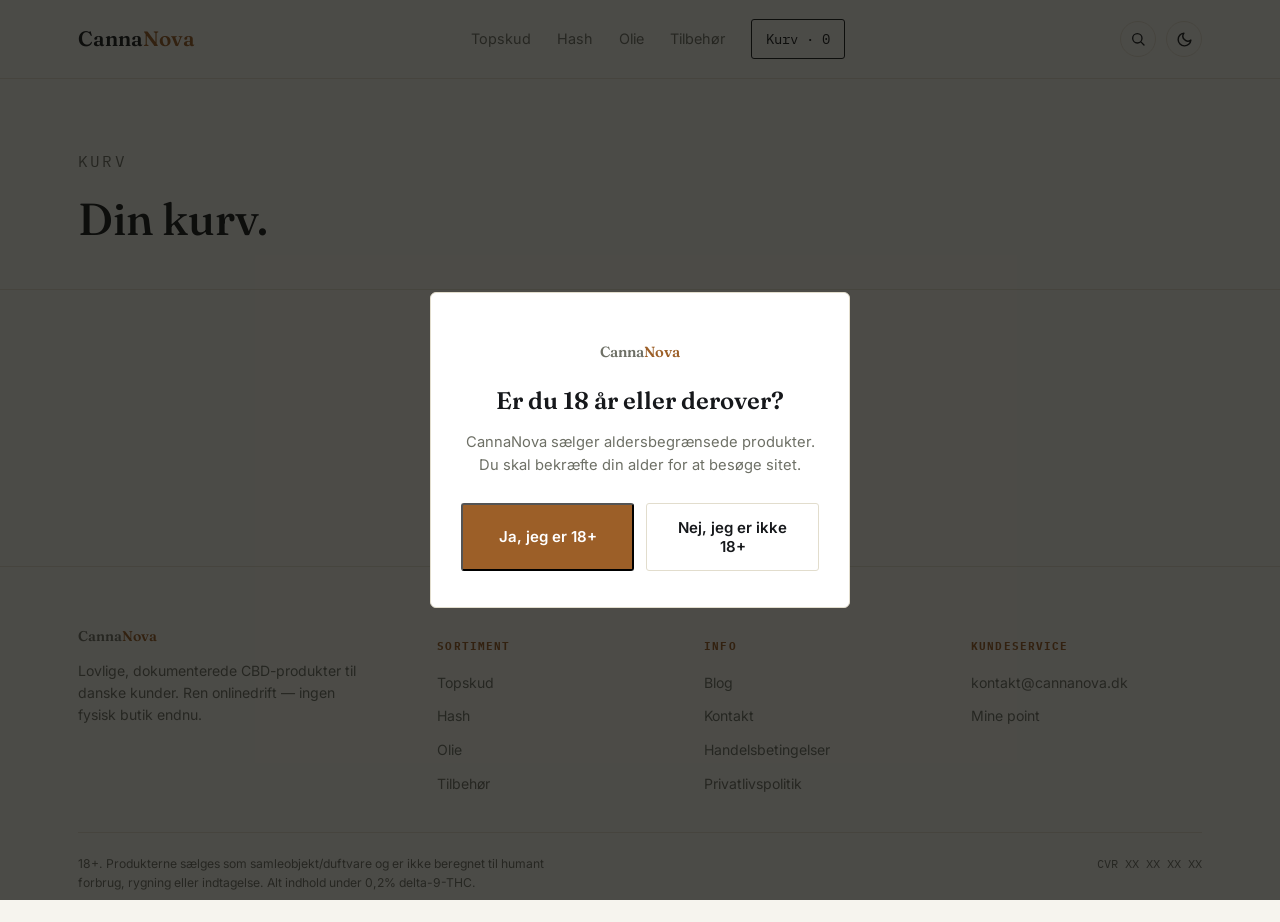
<file: kurv.html>
<!doctype html>
<html lang="da">
<head>
<meta charset="UTF-8">
<meta name="viewport" content="width=device-width, initial-scale=1">
<title>Kurv — CannaNova</title>
<meta name="description" content="Din indkøbskurv hos CannaNova.">
<link rel="preconnect" href="https://fonts.googleapis.com">
<link rel="preconnect" href="https://fonts.gstatic.com" crossorigin>
<link href="https://fonts.googleapis.com/css2?family=Fraunces:ital,opsz,wght@0,9..144,500;0,9..144,600;1,9..144,500&family=Inter:wght@400;500;600;700&family=IBM+Plex+Mono:wght@400;500&display=swap" rel="stylesheet">
<link rel="stylesheet" href="css/style.css">
<script>
  (function () {
    var saved = localStorage.getItem("cannanova-theme");
    var theme = saved || (window.matchMedia("(prefers-color-scheme: dark)").matches ? "dark" : "light");
    document.documentElement.dataset.theme = theme;
  })();
</script>
</head>
<body>

<header class="stagebar">
  <div class="wrap">
    <a href="index.html" class="logo">Canna<em>Nova</em></a>
    <nav class="nav" id="siteNav">
      <a href="topskud.html">Topskud</a>
      <a href="hash.html">Hash</a>
      <a href="olie.html">Olie</a>
      <a href="tilbehor.html">Tilbehør</a>
      <a href="kurv.html" class="nav-cart">Kurv · 0</a>
    </nav>
    <div class="header-icons">
      <button class="search-toggle" id="searchToggle" aria-label="Søg i sortimentet" type="button">
        <svg viewBox="0 0 24 24" fill="none" stroke="currentColor" stroke-width="2" stroke-linecap="round" stroke-linejoin="round"><circle cx="11" cy="11" r="7"/><line x1="21" y1="21" x2="16.65" y2="16.65"/></svg>
      </button>
      <button class="theme-toggle" id="themeToggle" aria-label="Skift mellem lyst og mørkt tema">
        <svg class="icon-sun" viewBox="0 0 24 24" fill="none" stroke="currentColor" stroke-width="2" stroke-linecap="round"><circle cx="12" cy="12" r="4"/><path d="M12 2v2M12 20v2M4.9 4.9l1.4 1.4M17.7 17.7l1.4 1.4M2 12h2M20 12h2M4.9 19.1l1.4-1.4M17.7 6.3l1.4-1.4"/></svg>
        <svg class="icon-moon" viewBox="0 0 24 24" fill="none" stroke="currentColor" stroke-width="2" stroke-linecap="round" stroke-linejoin="round"><path d="M21 12.8A9 9 0 1 1 11.2 3a7 7 0 0 0 9.8 9.8Z"/></svg>
      </button>
      <button class="nav-toggle" id="navToggle" aria-label="Åbn menu" aria-expanded="false" aria-controls="siteNav">
        <span></span><span></span><span></span>
      </button>
    </div>
  </div>
</header>

<main>
  <section class="page-hero">
    <div class="wrap">
      <p class="eyebrow">Kurv</p>
      <h1 style="margin-top:10px;">Din kurv.</h1>
    </div>
  </section>

  <section>
    <div class="wrap" id="cartRoot">
      <p style="padding-block:60px; color:var(--text-dim);">Indlæser kurv …</p>
    </div>
  </section>
</main>

<footer class="stagebar">
  <div class="wrap">
    <div class="footer-grid">
      <div class="footer-col footer-brand">
        <a href="index.html" class="logo">Canna<em>Nova</em></a>
        <p>Lovlige, dokumenterede CBD-produkter til danske kunder. Ren onlinedrift — ingen fysisk butik endnu.</p>
      </div>
      <div class="footer-col">
        <h4>Sortiment</h4>
        <ul><li><a href="topskud.html">Topskud</a></li><li><a href="hash.html">Hash</a></li><li><a href="olie.html">Olie</a></li><li><a href="tilbehor.html">Tilbehør</a></li></ul>
      </div>
      <div class="footer-col">
        <h4>Info</h4>
        <ul><li><a href="blog.html">Blog</a></li><li><a href="kontakt.html">Kontakt</a></li><li><a href="handelsbetingelser.html">Handelsbetingelser</a></li><li><a href="privatlivspolitik.html">Privatlivspolitik</a></li></ul>
      </div>
      <div class="footer-col">
        <h4>Kundeservice</h4>
        <ul><li><a href="mailto:kontakt@cannanova.dk">kontakt@cannanova.dk</a></li><li><a href="kurv.html">Mine point</a></li></ul>
      </div>
    </div>
    <div class="footer-legal">
      <p class="disclaimer">18+. Produkterne sælges som samleobjekt/duftvare og er ikke beregnet til humant forbrug, rygning eller indtagelse. Alt indhold under 0,2% delta-9-THC.</p>
      <p class="cvr">CVR XX XX XX XX</p>
    </div>
  </div>
</footer>

<script src="js/gates.js"></script>
<script src="js/cart.js"></script>
<script src="js/site.js"></script>
<script src="js/cart-page.js"></script>
</body>
</html>
</file>
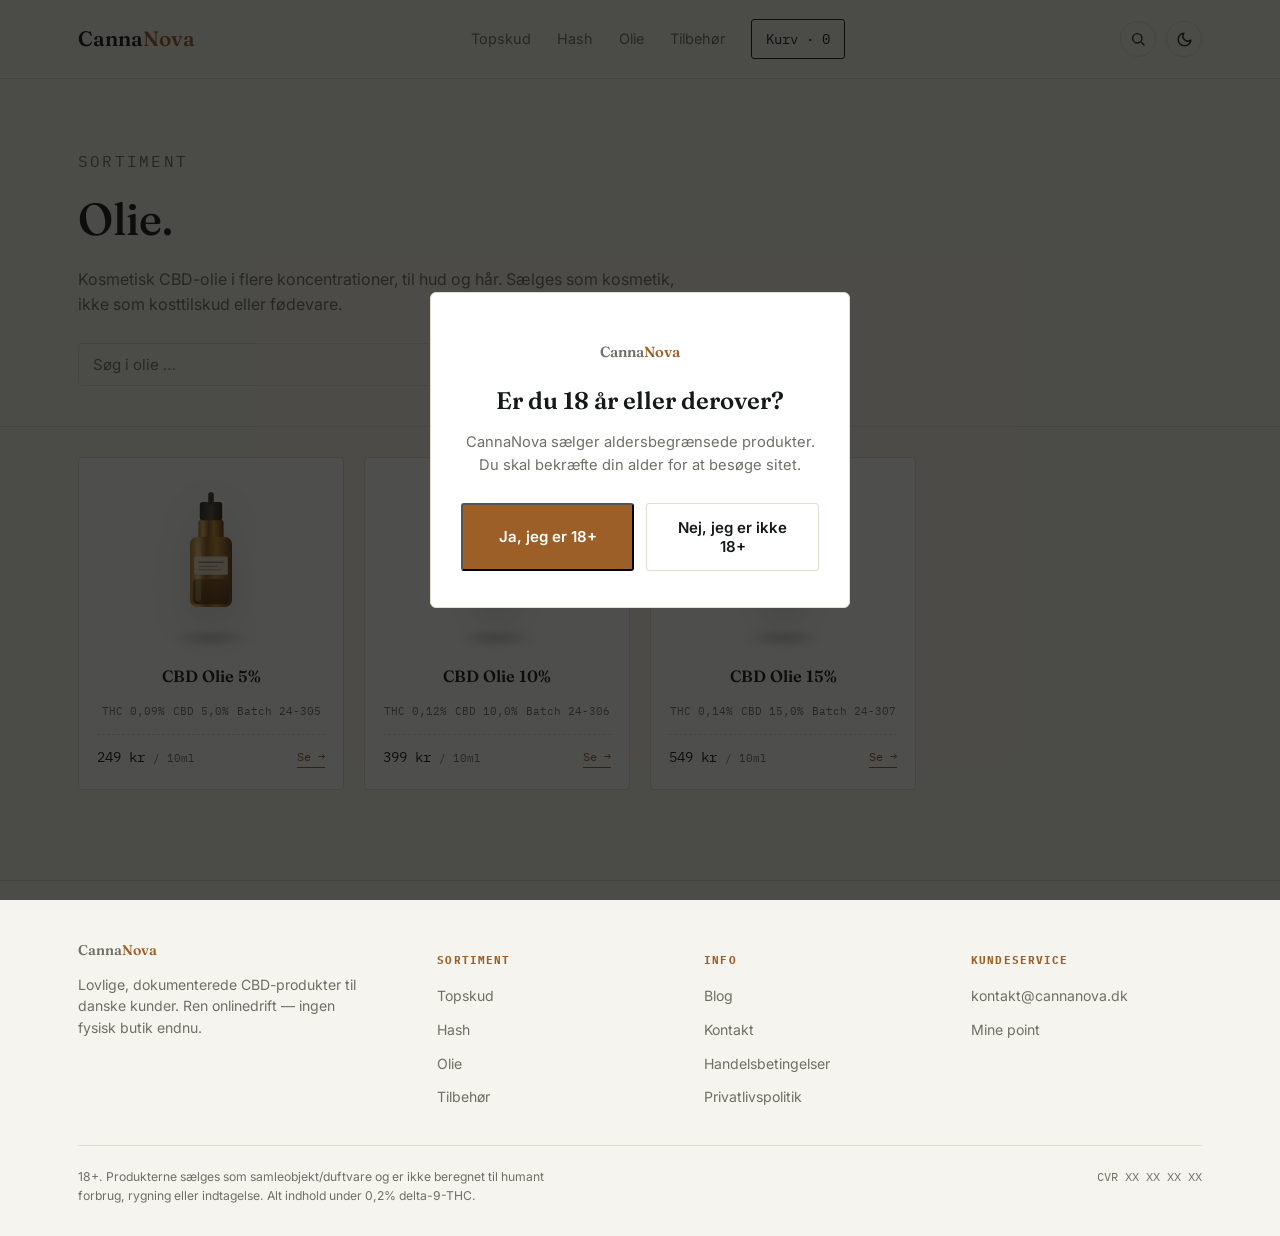
<file: olie.html>
<!doctype html>
<html lang="da">
<head>
<meta charset="UTF-8">
<meta name="viewport" content="width=device-width, initial-scale=1">
<title>Olie — CannaNova</title>
<meta name="description" content="Kosmetisk CBD-olie fra CannaNova i flere koncentrationer, til hud og hår — dokumenteret indhold og lab-rapport.">
<link rel="preconnect" href="https://fonts.googleapis.com">
<link rel="preconnect" href="https://fonts.gstatic.com" crossorigin>
<link href="https://fonts.googleapis.com/css2?family=Fraunces:ital,opsz,wght@0,9..144,500;0,9..144,600;1,9..144,500&family=Inter:wght@400;500;600;700&family=IBM+Plex+Mono:wght@400;500&display=swap" rel="stylesheet">
<link rel="stylesheet" href="css/style.css">
<script>
  (function () {
    var saved = localStorage.getItem("cannanova-theme");
    var theme = saved || (window.matchMedia("(prefers-color-scheme: dark)").matches ? "dark" : "light");
    document.documentElement.dataset.theme = theme;
  })();
</script>
</head>
<body>

<header class="stagebar">
  <div class="wrap">
    <a href="index.html" class="logo">Canna<em>Nova</em></a>
    <nav class="nav" id="siteNav">
      <a href="topskud.html">Topskud</a>
      <a href="hash.html">Hash</a>
      <a href="olie.html">Olie</a>
      <a href="tilbehor.html">Tilbehør</a>
      <a href="kurv.html" class="nav-cart">Kurv · 0</a>
    </nav>
    <div class="header-icons">
      <button class="search-toggle" id="searchToggle" aria-label="Søg i sortimentet" type="button">
        <svg viewBox="0 0 24 24" fill="none" stroke="currentColor" stroke-width="2" stroke-linecap="round" stroke-linejoin="round"><circle cx="11" cy="11" r="7"/><line x1="21" y1="21" x2="16.65" y2="16.65"/></svg>
      </button>
      <button class="theme-toggle" id="themeToggle" aria-label="Skift mellem lyst og mørkt tema">
        <svg class="icon-sun" viewBox="0 0 24 24" fill="none" stroke="currentColor" stroke-width="2" stroke-linecap="round"><circle cx="12" cy="12" r="4"/><path d="M12 2v2M12 20v2M4.9 4.9l1.4 1.4M17.7 17.7l1.4 1.4M2 12h2M20 12h2M4.9 19.1l1.4-1.4M17.7 6.3l1.4-1.4"/></svg>
        <svg class="icon-moon" viewBox="0 0 24 24" fill="none" stroke="currentColor" stroke-width="2" stroke-linecap="round" stroke-linejoin="round"><path d="M21 12.8A9 9 0 1 1 11.2 3a7 7 0 0 0 9.8 9.8Z"/></svg>
      </button>
      <button class="nav-toggle" id="navToggle" aria-label="Åbn menu" aria-expanded="false" aria-controls="siteNav">
        <span></span><span></span><span></span>
      </button>
    </div>
  </div>
</header>

<main>
  <section class="page-hero">
    <div class="wrap">
      <p class="eyebrow">Sortiment</p>
      <h1 style="margin-top:10px;">Olie.</h1>
      <p>Kosmetisk CBD-olie i flere koncentrationer, til hud og hår. Sælges som kosmetik, ikke som kosttilskud eller fødevare.</p>
      <div class="page-search">
        <input type="search" id="productSearch" class="search-input" placeholder="Søg i olie …">
      </div>
    </div>
  </section>

  <section class="products-section" style="padding-block: 30px 90px;">
    <div class="wrap">
      <div class="products" id="catalogGrid" data-category="olie"></div>
    </div>
  </section>
</main>

<footer class="stagebar">
  <div class="wrap">
    <div class="footer-grid">
      <div class="footer-col footer-brand">
        <a href="index.html" class="logo">Canna<em>Nova</em></a>
        <p>Lovlige, dokumenterede CBD-produkter til danske kunder. Ren onlinedrift — ingen fysisk butik endnu.</p>
      </div>
      <div class="footer-col">
        <h4>Sortiment</h4>
        <ul><li><a href="topskud.html">Topskud</a></li><li><a href="hash.html">Hash</a></li><li><a href="olie.html">Olie</a></li><li><a href="tilbehor.html">Tilbehør</a></li></ul>
      </div>
      <div class="footer-col">
        <h4>Info</h4>
        <ul><li><a href="blog.html">Blog</a></li><li><a href="kontakt.html">Kontakt</a></li><li><a href="handelsbetingelser.html">Handelsbetingelser</a></li><li><a href="privatlivspolitik.html">Privatlivspolitik</a></li></ul>
      </div>
      <div class="footer-col">
        <h4>Kundeservice</h4>
        <ul><li><a href="mailto:kontakt@cannanova.dk">kontakt@cannanova.dk</a></li><li><a href="kurv.html">Mine point</a></li></ul>
      </div>
    </div>
    <div class="footer-legal">
      <p class="disclaimer">18+. Produkterne sælges som samleobjekt/duftvare og er ikke beregnet til humant forbrug, rygning eller indtagelse. Alt indhold under 0,2% delta-9-THC.</p>
      <p class="cvr">CVR XX XX XX XX</p>
    </div>
  </div>
</footer>

<script src="js/gates.js"></script>
<script src="js/cart.js"></script>
<script src="js/site.js"></script>
</body>
</html>
</file>
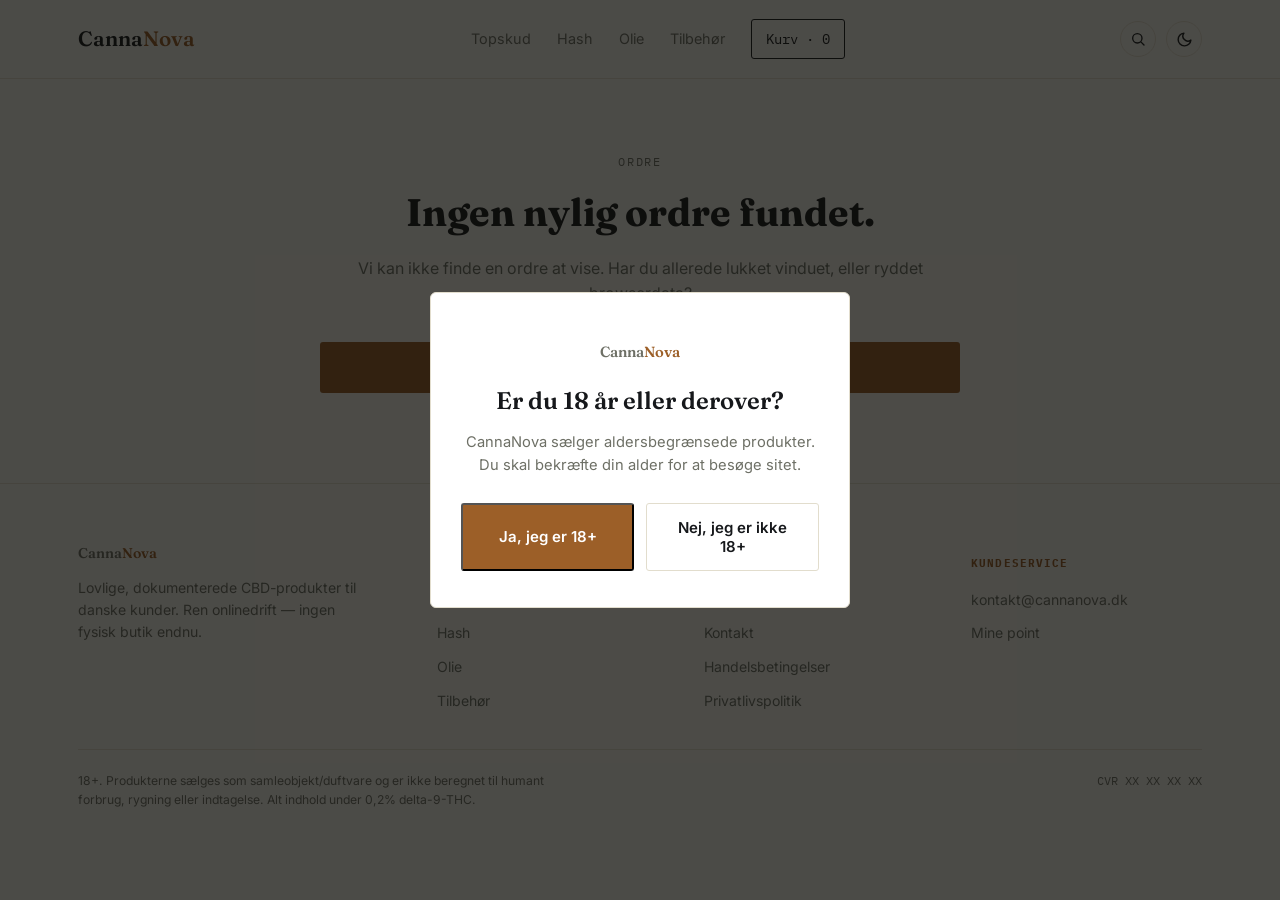
<file: ordrebekraeftelse.html>
<!doctype html>
<html lang="da">
<head>
<meta charset="UTF-8">
<meta name="viewport" content="width=device-width, initial-scale=1">
<title>Ordrebekræftelse — CannaNova</title>
<meta name="description" content="Din ordre hos CannaNova er modtaget.">
<link rel="preconnect" href="https://fonts.googleapis.com">
<link rel="preconnect" href="https://fonts.gstatic.com" crossorigin>
<link href="https://fonts.googleapis.com/css2?family=Fraunces:ital,opsz,wght@0,9..144,500;0,9..144,600;1,9..144,500&family=Inter:wght@400;500;600;700&family=IBM+Plex+Mono:wght@400;500&display=swap" rel="stylesheet">
<link rel="stylesheet" href="css/style.css">
<script>
  (function () {
    var saved = localStorage.getItem("cannanova-theme");
    var theme = saved || (window.matchMedia("(prefers-color-scheme: dark)").matches ? "dark" : "light");
    document.documentElement.dataset.theme = theme;
  })();
</script>
</head>
<body>

<header class="stagebar">
  <div class="wrap">
    <a href="index.html" class="logo">Canna<em>Nova</em></a>
    <nav class="nav" id="siteNav">
      <a href="topskud.html">Topskud</a>
      <a href="hash.html">Hash</a>
      <a href="olie.html">Olie</a>
      <a href="tilbehor.html">Tilbehør</a>
      <a href="kurv.html" class="nav-cart">Kurv · 0</a>
    </nav>
    <div class="header-icons">
      <button class="search-toggle" id="searchToggle" aria-label="Søg i sortimentet" type="button">
        <svg viewBox="0 0 24 24" fill="none" stroke="currentColor" stroke-width="2" stroke-linecap="round" stroke-linejoin="round"><circle cx="11" cy="11" r="7"/><line x1="21" y1="21" x2="16.65" y2="16.65"/></svg>
      </button>
      <button class="theme-toggle" id="themeToggle" aria-label="Skift mellem lyst og mørkt tema">
        <svg class="icon-sun" viewBox="0 0 24 24" fill="none" stroke="currentColor" stroke-width="2" stroke-linecap="round"><circle cx="12" cy="12" r="4"/><path d="M12 2v2M12 20v2M4.9 4.9l1.4 1.4M17.7 17.7l1.4 1.4M2 12h2M20 12h2M4.9 19.1l1.4-1.4M17.7 6.3l1.4-1.4"/></svg>
        <svg class="icon-moon" viewBox="0 0 24 24" fill="none" stroke="currentColor" stroke-width="2" stroke-linecap="round" stroke-linejoin="round"><path d="M21 12.8A9 9 0 1 1 11.2 3a7 7 0 0 0 9.8 9.8Z"/></svg>
      </button>
      <button class="nav-toggle" id="navToggle" aria-label="Åbn menu" aria-expanded="false" aria-controls="siteNav">
        <span></span><span></span><span></span>
      </button>
    </div>
  </div>
</header>

<main>
  <div class="wrap">
    <div id="confirmationRoot">
      <p style="padding-block:60px; color:var(--text-dim); text-align:center;">Indlæser …</p>
    </div>
  </div>
</main>

<footer class="stagebar">
  <div class="wrap">
    <div class="footer-grid">
      <div class="footer-col footer-brand">
        <a href="index.html" class="logo">Canna<em>Nova</em></a>
        <p>Lovlige, dokumenterede CBD-produkter til danske kunder. Ren onlinedrift — ingen fysisk butik endnu.</p>
      </div>
      <div class="footer-col">
        <h4>Sortiment</h4>
        <ul><li><a href="topskud.html">Topskud</a></li><li><a href="hash.html">Hash</a></li><li><a href="olie.html">Olie</a></li><li><a href="tilbehor.html">Tilbehør</a></li></ul>
      </div>
      <div class="footer-col">
        <h4>Info</h4>
        <ul><li><a href="blog.html">Blog</a></li><li><a href="kontakt.html">Kontakt</a></li><li><a href="handelsbetingelser.html">Handelsbetingelser</a></li><li><a href="privatlivspolitik.html">Privatlivspolitik</a></li></ul>
      </div>
      <div class="footer-col">
        <h4>Kundeservice</h4>
        <ul><li><a href="mailto:kontakt@cannanova.dk">kontakt@cannanova.dk</a></li><li><a href="kurv.html">Mine point</a></li></ul>
      </div>
    </div>
    <div class="footer-legal">
      <p class="disclaimer">18+. Produkterne sælges som samleobjekt/duftvare og er ikke beregnet til humant forbrug, rygning eller indtagelse. Alt indhold under 0,2% delta-9-THC.</p>
      <p class="cvr">CVR XX XX XX XX</p>
    </div>
  </div>
</footer>

<script src="js/gates.js"></script>
<script src="js/cart.js"></script>
<script src="js/site.js"></script>
<script src="js/order-confirmation.js"></script>
</body>
</html>
</file>
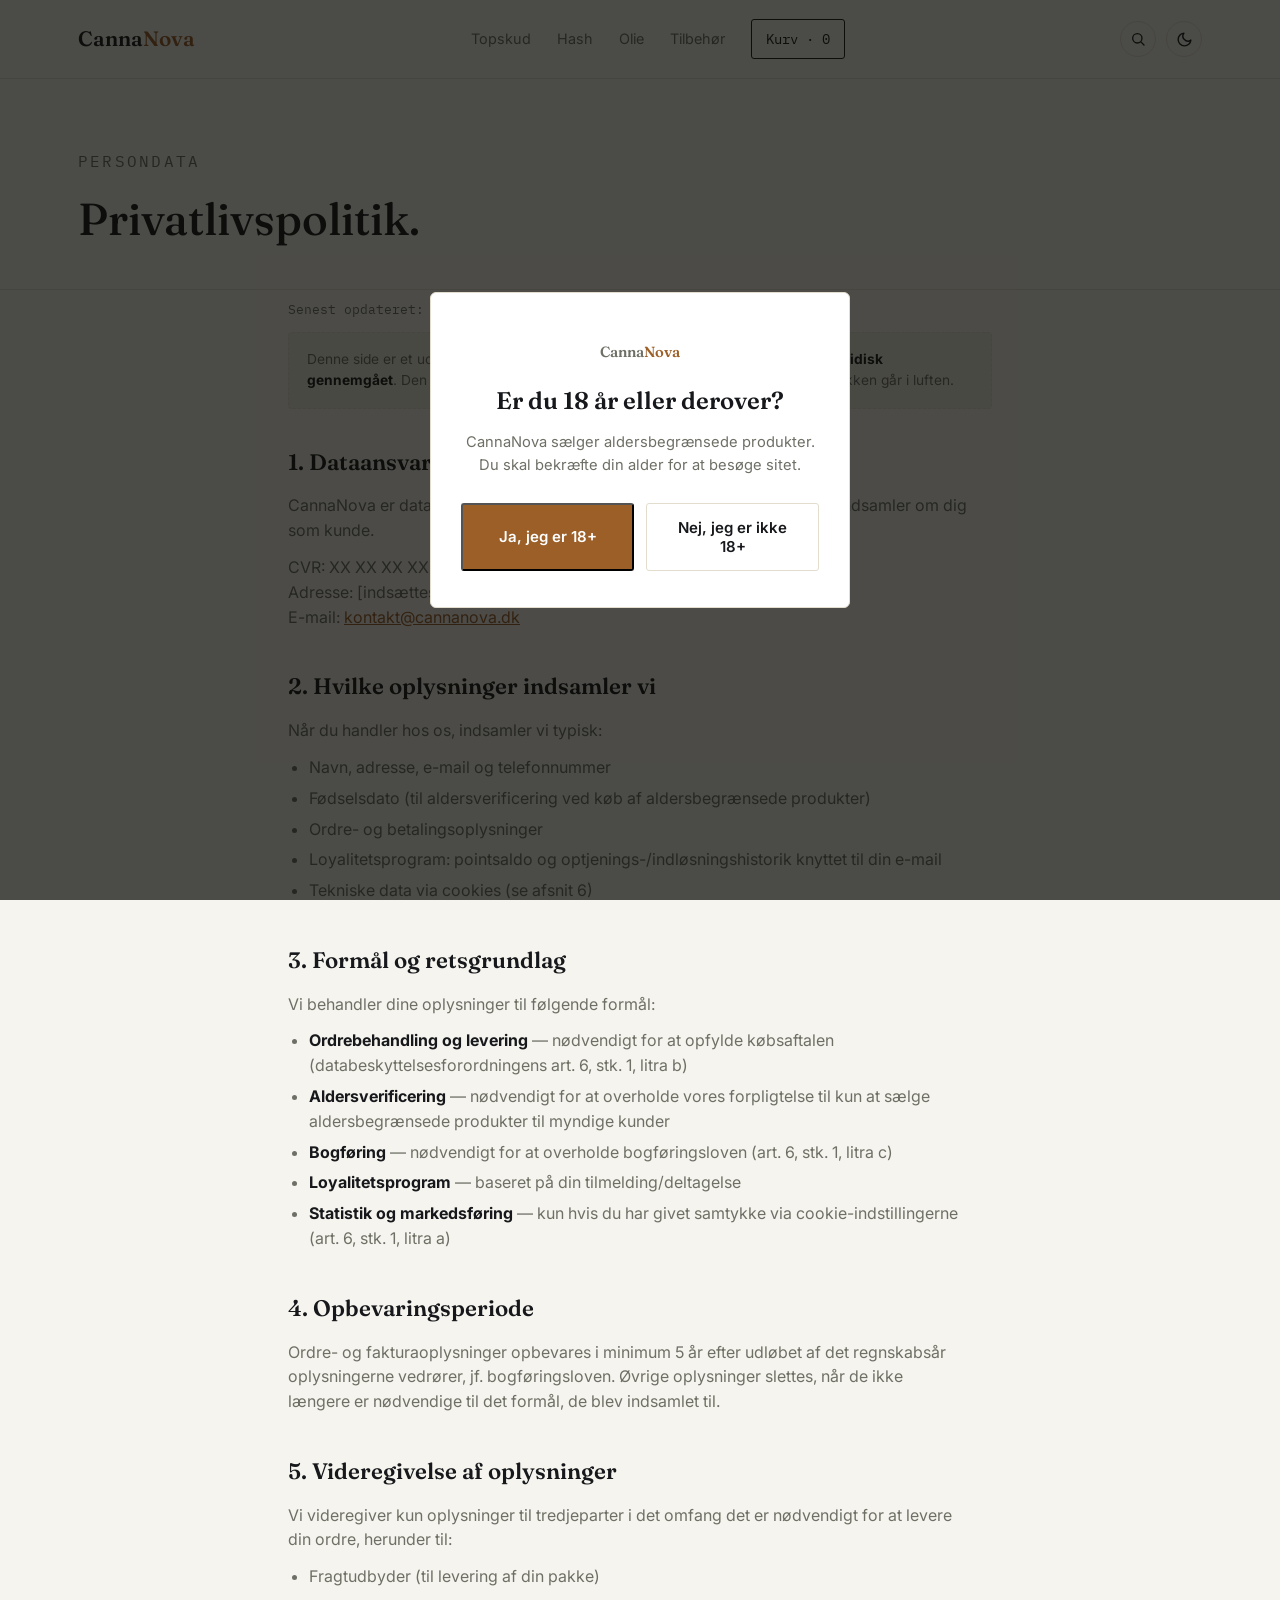
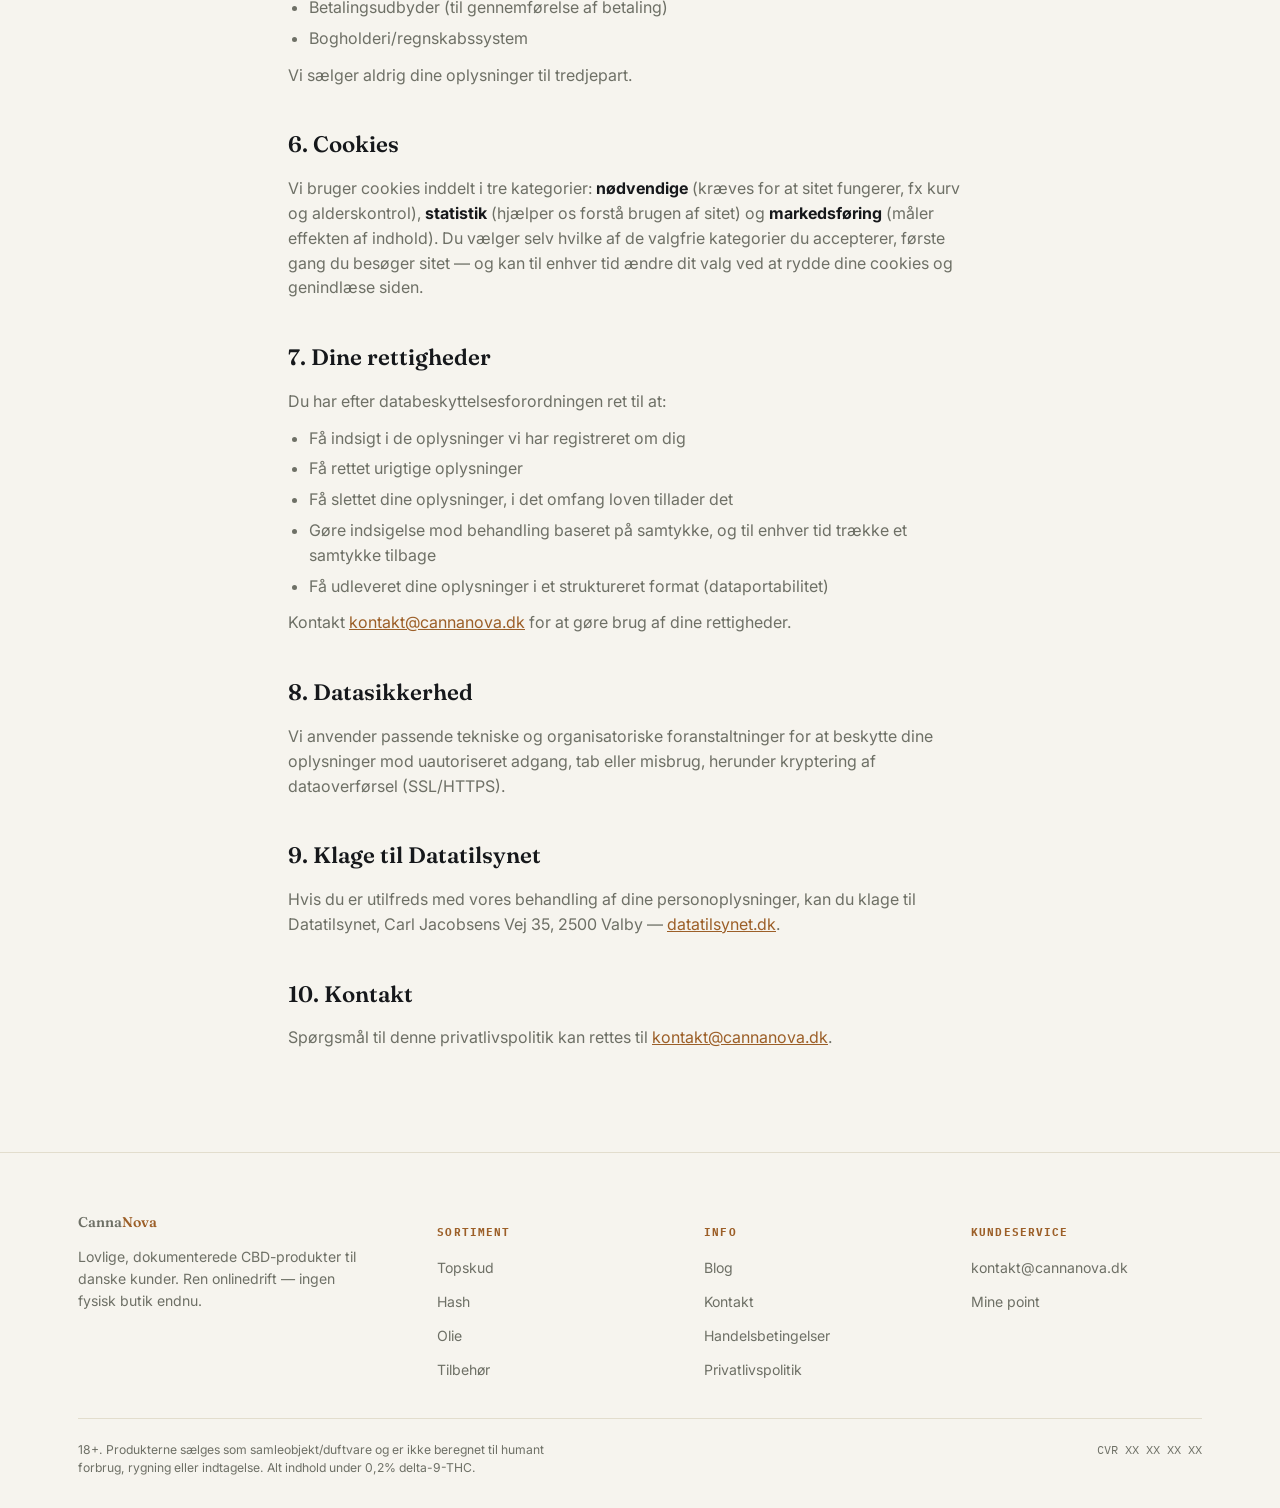
<file: privatlivspolitik.html>
<!doctype html>
<html lang="da">
<head>
<meta charset="UTF-8">
<meta name="viewport" content="width=device-width, initial-scale=1">
<title>Privatlivspolitik — CannaNova</title>
<meta name="description" content="Privatlivspolitik for CannaNova: hvilke personoplysninger vi indsamler, hvorfor, og dine rettigheder efter GDPR.">
<link rel="preconnect" href="https://fonts.googleapis.com">
<link rel="preconnect" href="https://fonts.gstatic.com" crossorigin>
<link href="https://fonts.googleapis.com/css2?family=Fraunces:ital,opsz,wght@0,9..144,500;0,9..144,600;1,9..144,500&family=Inter:wght@400;500;600;700&family=IBM+Plex+Mono:wght@400;500&display=swap" rel="stylesheet">
<link rel="stylesheet" href="css/style.css">
<script>
  (function () {
    var saved = localStorage.getItem("cannanova-theme");
    var theme = saved || (window.matchMedia("(prefers-color-scheme: dark)").matches ? "dark" : "light");
    document.documentElement.dataset.theme = theme;
  })();
</script>
</head>
<body>

<header class="stagebar">
  <div class="wrap">
    <a href="index.html" class="logo">Canna<em>Nova</em></a>
    <nav class="nav" id="siteNav">
      <a href="topskud.html">Topskud</a>
      <a href="hash.html">Hash</a>
      <a href="olie.html">Olie</a>
      <a href="tilbehor.html">Tilbehør</a>
      <a href="kurv.html" class="nav-cart">Kurv · 0</a>
    </nav>
    <div class="header-icons">
      <button class="search-toggle" id="searchToggle" aria-label="Søg i sortimentet" type="button">
        <svg viewBox="0 0 24 24" fill="none" stroke="currentColor" stroke-width="2" stroke-linecap="round" stroke-linejoin="round"><circle cx="11" cy="11" r="7"/><line x1="21" y1="21" x2="16.65" y2="16.65"/></svg>
      </button>
      <button class="theme-toggle" id="themeToggle" aria-label="Skift mellem lyst og mørkt tema">
        <svg class="icon-sun" viewBox="0 0 24 24" fill="none" stroke="currentColor" stroke-width="2" stroke-linecap="round"><circle cx="12" cy="12" r="4"/><path d="M12 2v2M12 20v2M4.9 4.9l1.4 1.4M17.7 17.7l1.4 1.4M2 12h2M20 12h2M4.9 19.1l1.4-1.4M17.7 6.3l1.4-1.4"/></svg>
        <svg class="icon-moon" viewBox="0 0 24 24" fill="none" stroke="currentColor" stroke-width="2" stroke-linecap="round" stroke-linejoin="round"><path d="M21 12.8A9 9 0 1 1 11.2 3a7 7 0 0 0 9.8 9.8Z"/></svg>
      </button>
      <button class="nav-toggle" id="navToggle" aria-label="Åbn menu" aria-expanded="false" aria-controls="siteNav">
        <span></span><span></span><span></span>
      </button>
    </div>
  </div>
</header>

<main>
  <section class="page-hero">
    <div class="wrap">
      <p class="eyebrow">Persondata</p>
      <h1 style="margin-top:10px;">Privatlivspolitik.</h1>
    </div>
  </section>

  <section>
    <div class="wrap legal-content">
      <p class="legal-meta">Senest opdateret: 6. august 2026</p>

      <div class="legal-notice">
        Denne side er et udkast baseret på standardkrav til danske webshops og er <strong>ikke juridisk gennemgået</strong>. Den skal godkendes af en advokat/databeskyttelsesrådgiver før butikken går i luften.
      </div>

      <h2>1. Dataansvarlig</h2>
      <p>
        CannaNova er dataansvarlig for behandlingen af de personoplysninger vi indsamler om dig som kunde.
      </p>
      <p>
        CVR: XX XX XX XX<br>
        Adresse: [indsættes ved selskabsregistrering]<br>
        E-mail: <a href="mailto:kontakt@cannanova.dk">kontakt@cannanova.dk</a>
      </p>

      <h2>2. Hvilke oplysninger indsamler vi</h2>
      <p>Når du handler hos os, indsamler vi typisk:</p>
      <ul>
        <li>Navn, adresse, e-mail og telefonnummer</li>
        <li>Fødselsdato (til aldersverificering ved køb af aldersbegrænsede produkter)</li>
        <li>Ordre- og betalingsoplysninger</li>
        <li>Loyalitetsprogram: pointsaldo og optjenings-/indløsningshistorik knyttet til din e-mail</li>
        <li>Tekniske data via cookies (se afsnit 6)</li>
      </ul>

      <h2>3. Formål og retsgrundlag</h2>
      <p>Vi behandler dine oplysninger til følgende formål:</p>
      <ul>
        <li><strong>Ordrebehandling og levering</strong> — nødvendigt for at opfylde købsaftalen (databeskyttelsesforordningens art. 6, stk. 1, litra b)</li>
        <li><strong>Aldersverificering</strong> — nødvendigt for at overholde vores forpligtelse til kun at sælge aldersbegrænsede produkter til myndige kunder</li>
        <li><strong>Bogføring</strong> — nødvendigt for at overholde bogføringsloven (art. 6, stk. 1, litra c)</li>
        <li><strong>Loyalitetsprogram</strong> — baseret på din tilmelding/deltagelse</li>
        <li><strong>Statistik og markedsføring</strong> — kun hvis du har givet samtykke via cookie-indstillingerne (art. 6, stk. 1, litra a)</li>
      </ul>

      <h2>4. Opbevaringsperiode</h2>
      <p>
        Ordre- og fakturaoplysninger opbevares i minimum 5 år efter udløbet af det regnskabsår oplysningerne vedrører, jf. bogføringsloven. Øvrige oplysninger slettes, når de ikke længere er nødvendige til det formål, de blev indsamlet til.
      </p>

      <h2>5. Videregivelse af oplysninger</h2>
      <p>
        Vi videregiver kun oplysninger til tredjeparter i det omfang det er nødvendigt for at levere din ordre, herunder til:
      </p>
      <ul>
        <li>Fragtudbyder (til levering af din pakke)</li>
        <li>Betalingsudbyder (til gennemførelse af betaling)</li>
        <li>Bogholderi/regnskabssystem</li>
      </ul>
      <p>
        Vi sælger aldrig dine oplysninger til tredjepart.
      </p>

      <h2>6. Cookies</h2>
      <p>
        Vi bruger cookies inddelt i tre kategorier: <strong>nødvendige</strong> (kræves for at sitet fungerer, fx kurv og alderskontrol), <strong>statistik</strong> (hjælper os forstå brugen af sitet) og <strong>markedsføring</strong> (måler effekten af indhold). Du vælger selv hvilke af de valgfrie kategorier du accepterer, første gang du besøger sitet — og kan til enhver tid ændre dit valg ved at rydde dine cookies og genindlæse siden.
      </p>

      <h2>7. Dine rettigheder</h2>
      <p>Du har efter databeskyttelsesforordningen ret til at:</p>
      <ul>
        <li>Få indsigt i de oplysninger vi har registreret om dig</li>
        <li>Få rettet urigtige oplysninger</li>
        <li>Få slettet dine oplysninger, i det omfang loven tillader det</li>
        <li>Gøre indsigelse mod behandling baseret på samtykke, og til enhver tid trække et samtykke tilbage</li>
        <li>Få udleveret dine oplysninger i et struktureret format (dataportabilitet)</li>
      </ul>
      <p>
        Kontakt <a href="mailto:kontakt@cannanova.dk">kontakt@cannanova.dk</a> for at gøre brug af dine rettigheder.
      </p>

      <h2>8. Datasikkerhed</h2>
      <p>
        Vi anvender passende tekniske og organisatoriske foranstaltninger for at beskytte dine oplysninger mod uautoriseret adgang, tab eller misbrug, herunder kryptering af dataoverførsel (SSL/HTTPS).
      </p>

      <h2>9. Klage til Datatilsynet</h2>
      <p>
        Hvis du er utilfreds med vores behandling af dine personoplysninger, kan du klage til Datatilsynet, Carl Jacobsens Vej 35, 2500 Valby — <a href="https://www.datatilsynet.dk" target="_blank" rel="noopener">datatilsynet.dk</a>.
      </p>

      <h2>10. Kontakt</h2>
      <p>
        Spørgsmål til denne privatlivspolitik kan rettes til <a href="mailto:kontakt@cannanova.dk">kontakt@cannanova.dk</a>.
      </p>
    </div>
  </section>
</main>

<footer class="stagebar">
  <div class="wrap">
    <div class="footer-grid">
      <div class="footer-col footer-brand">
        <a href="index.html" class="logo">Canna<em>Nova</em></a>
        <p>Lovlige, dokumenterede CBD-produkter til danske kunder. Ren onlinedrift — ingen fysisk butik endnu.</p>
      </div>
      <div class="footer-col">
        <h4>Sortiment</h4>
        <ul><li><a href="topskud.html">Topskud</a></li><li><a href="hash.html">Hash</a></li><li><a href="olie.html">Olie</a></li><li><a href="tilbehor.html">Tilbehør</a></li></ul>
      </div>
      <div class="footer-col">
        <h4>Info</h4>
        <ul><li><a href="blog.html">Blog</a></li><li><a href="kontakt.html">Kontakt</a></li><li><a href="handelsbetingelser.html">Handelsbetingelser</a></li><li><a href="privatlivspolitik.html">Privatlivspolitik</a></li></ul>
      </div>
      <div class="footer-col">
        <h4>Kundeservice</h4>
        <ul><li><a href="mailto:kontakt@cannanova.dk">kontakt@cannanova.dk</a></li><li><a href="kurv.html">Mine point</a></li></ul>
      </div>
    </div>
    <div class="footer-legal">
      <p class="disclaimer">18+. Produkterne sælges som samleobjekt/duftvare og er ikke beregnet til humant forbrug, rygning eller indtagelse. Alt indhold under 0,2% delta-9-THC.</p>
      <p class="cvr">CVR XX XX XX XX</p>
    </div>
  </div>
</footer>

<script src="js/gates.js"></script>
<script src="js/cart.js"></script>
<script src="js/site.js"></script>
</body>
</html>
</file>
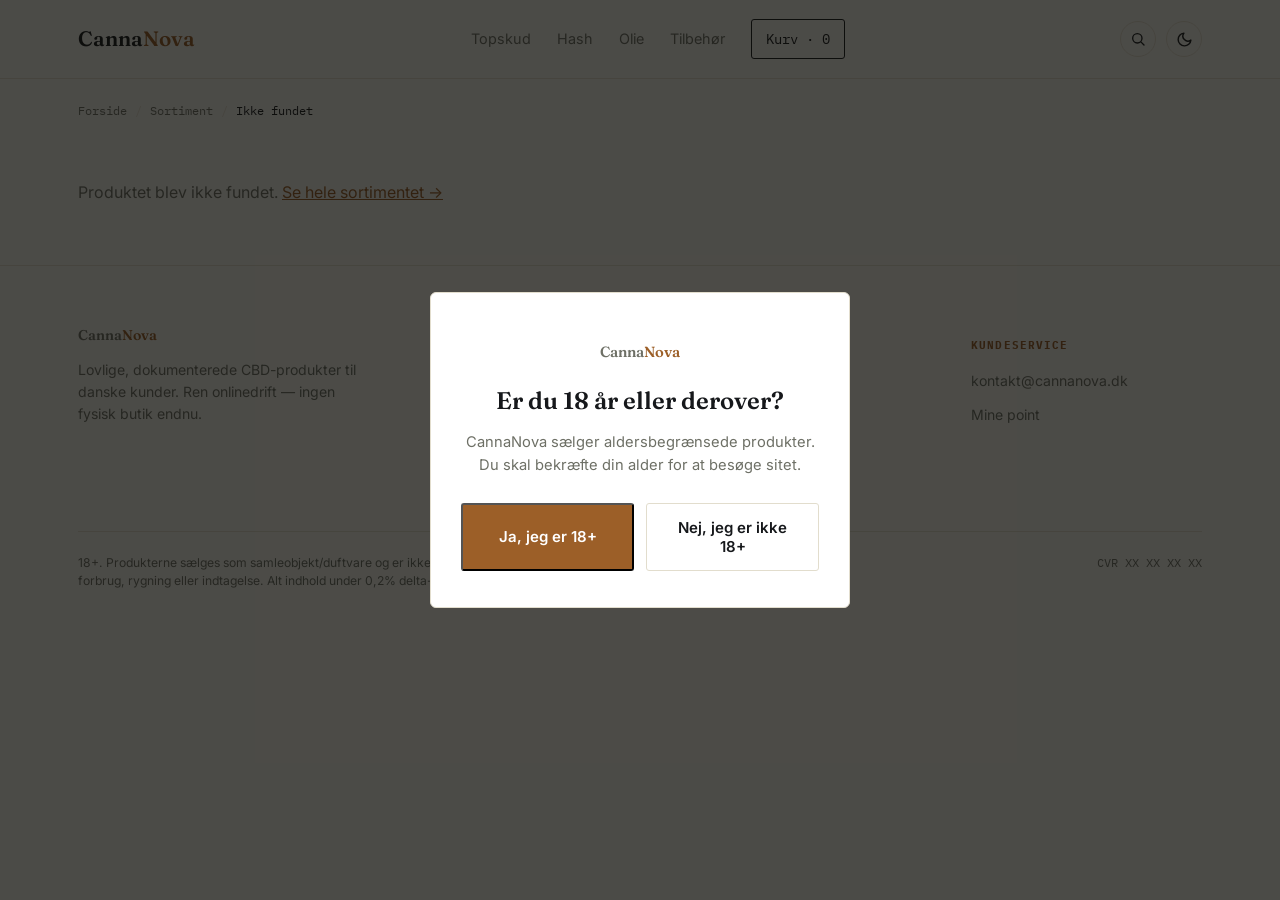
<file: produkt.html>
<!doctype html>
<html lang="da">
<head>
<meta charset="UTF-8">
<meta name="viewport" content="width=device-width, initial-scale=1">
<title>Produkt — CannaNova</title>
<meta name="description" content="Produktdetaljer, dokumenteret CBD/THC-indhold og lab-rapport hos CannaNova.">
<link rel="preconnect" href="https://fonts.googleapis.com">
<link rel="preconnect" href="https://fonts.gstatic.com" crossorigin>
<link href="https://fonts.googleapis.com/css2?family=Fraunces:ital,opsz,wght@0,9..144,500;0,9..144,600;1,9..144,500&family=Inter:wght@400;500;600;700&family=IBM+Plex+Mono:wght@400;500&display=swap" rel="stylesheet">
<link rel="stylesheet" href="css/style.css">
<script>
  (function () {
    var saved = localStorage.getItem("cannanova-theme");
    var theme = saved || (window.matchMedia("(prefers-color-scheme: dark)").matches ? "dark" : "light");
    document.documentElement.dataset.theme = theme;
  })();
</script>
</head>
<body>

<header class="stagebar">
  <div class="wrap">
    <a href="index.html" class="logo">Canna<em>Nova</em></a>
    <nav class="nav" id="siteNav">
      <a href="topskud.html">Topskud</a>
      <a href="hash.html">Hash</a>
      <a href="olie.html">Olie</a>
      <a href="tilbehor.html">Tilbehør</a>
      <a href="kurv.html" class="nav-cart">Kurv · 0</a>
    </nav>
    <div class="header-icons">
      <button class="search-toggle" id="searchToggle" aria-label="Søg i sortimentet" type="button">
        <svg viewBox="0 0 24 24" fill="none" stroke="currentColor" stroke-width="2" stroke-linecap="round" stroke-linejoin="round"><circle cx="11" cy="11" r="7"/><line x1="21" y1="21" x2="16.65" y2="16.65"/></svg>
      </button>
      <button class="theme-toggle" id="themeToggle" aria-label="Skift mellem lyst og mørkt tema">
        <svg class="icon-sun" viewBox="0 0 24 24" fill="none" stroke="currentColor" stroke-width="2" stroke-linecap="round"><circle cx="12" cy="12" r="4"/><path d="M12 2v2M12 20v2M4.9 4.9l1.4 1.4M17.7 17.7l1.4 1.4M2 12h2M20 12h2M4.9 19.1l1.4-1.4M17.7 6.3l1.4-1.4"/></svg>
        <svg class="icon-moon" viewBox="0 0 24 24" fill="none" stroke="currentColor" stroke-width="2" stroke-linecap="round" stroke-linejoin="round"><path d="M21 12.8A9 9 0 1 1 11.2 3a7 7 0 0 0 9.8 9.8Z"/></svg>
      </button>
      <button class="nav-toggle" id="navToggle" aria-label="Åbn menu" aria-expanded="false" aria-controls="siteNav">
        <span></span><span></span><span></span>
      </button>
    </div>
  </div>
</header>

<main>
  <div class="wrap">
    <nav class="breadcrumb" id="breadcrumb" aria-label="Brødkrumme">
      <a href="index.html">Forside</a><span class="sep">/</span>
      <a href="produkter.html">Sortiment</a><span class="sep">/</span>
      <span class="current" id="breadcrumbCurrent">…</span>
    </nav>
  </div>

  <section>
    <div class="wrap">
      <div id="productDetail">
        <p style="padding-block:60px; color:var(--text-dim);">Indlæser produkt …</p>
      </div>
    </div>
  </section>
</main>

<footer class="stagebar">
  <div class="wrap">
    <div class="footer-grid">
      <div class="footer-col footer-brand">
        <a href="index.html" class="logo">Canna<em>Nova</em></a>
        <p>Lovlige, dokumenterede CBD-produkter til danske kunder. Ren onlinedrift — ingen fysisk butik endnu.</p>
      </div>
      <div class="footer-col">
        <h4>Sortiment</h4>
        <ul><li><a href="topskud.html">Topskud</a></li><li><a href="hash.html">Hash</a></li><li><a href="olie.html">Olie</a></li><li><a href="tilbehor.html">Tilbehør</a></li></ul>
      </div>
      <div class="footer-col">
        <h4>Info</h4>
        <ul><li><a href="blog.html">Blog</a></li><li><a href="kontakt.html">Kontakt</a></li><li><a href="handelsbetingelser.html">Handelsbetingelser</a></li><li><a href="privatlivspolitik.html">Privatlivspolitik</a></li></ul>
      </div>
      <div class="footer-col">
        <h4>Kundeservice</h4>
        <ul><li><a href="mailto:kontakt@cannanova.dk">kontakt@cannanova.dk</a></li><li><a href="kurv.html">Mine point</a></li></ul>
      </div>
    </div>
    <div class="footer-legal">
      <p class="disclaimer">18+. Produkterne sælges som samleobjekt/duftvare og er ikke beregnet til humant forbrug, rygning eller indtagelse. Alt indhold under 0,2% delta-9-THC.</p>
      <p class="cvr">CVR XX XX XX XX</p>
    </div>
  </div>
</footer>

<script src="js/gates.js"></script>
<script src="js/cart.js"></script>
<script src="js/site.js"></script>
<script src="js/product.js"></script>
</body>
</html>
</file>
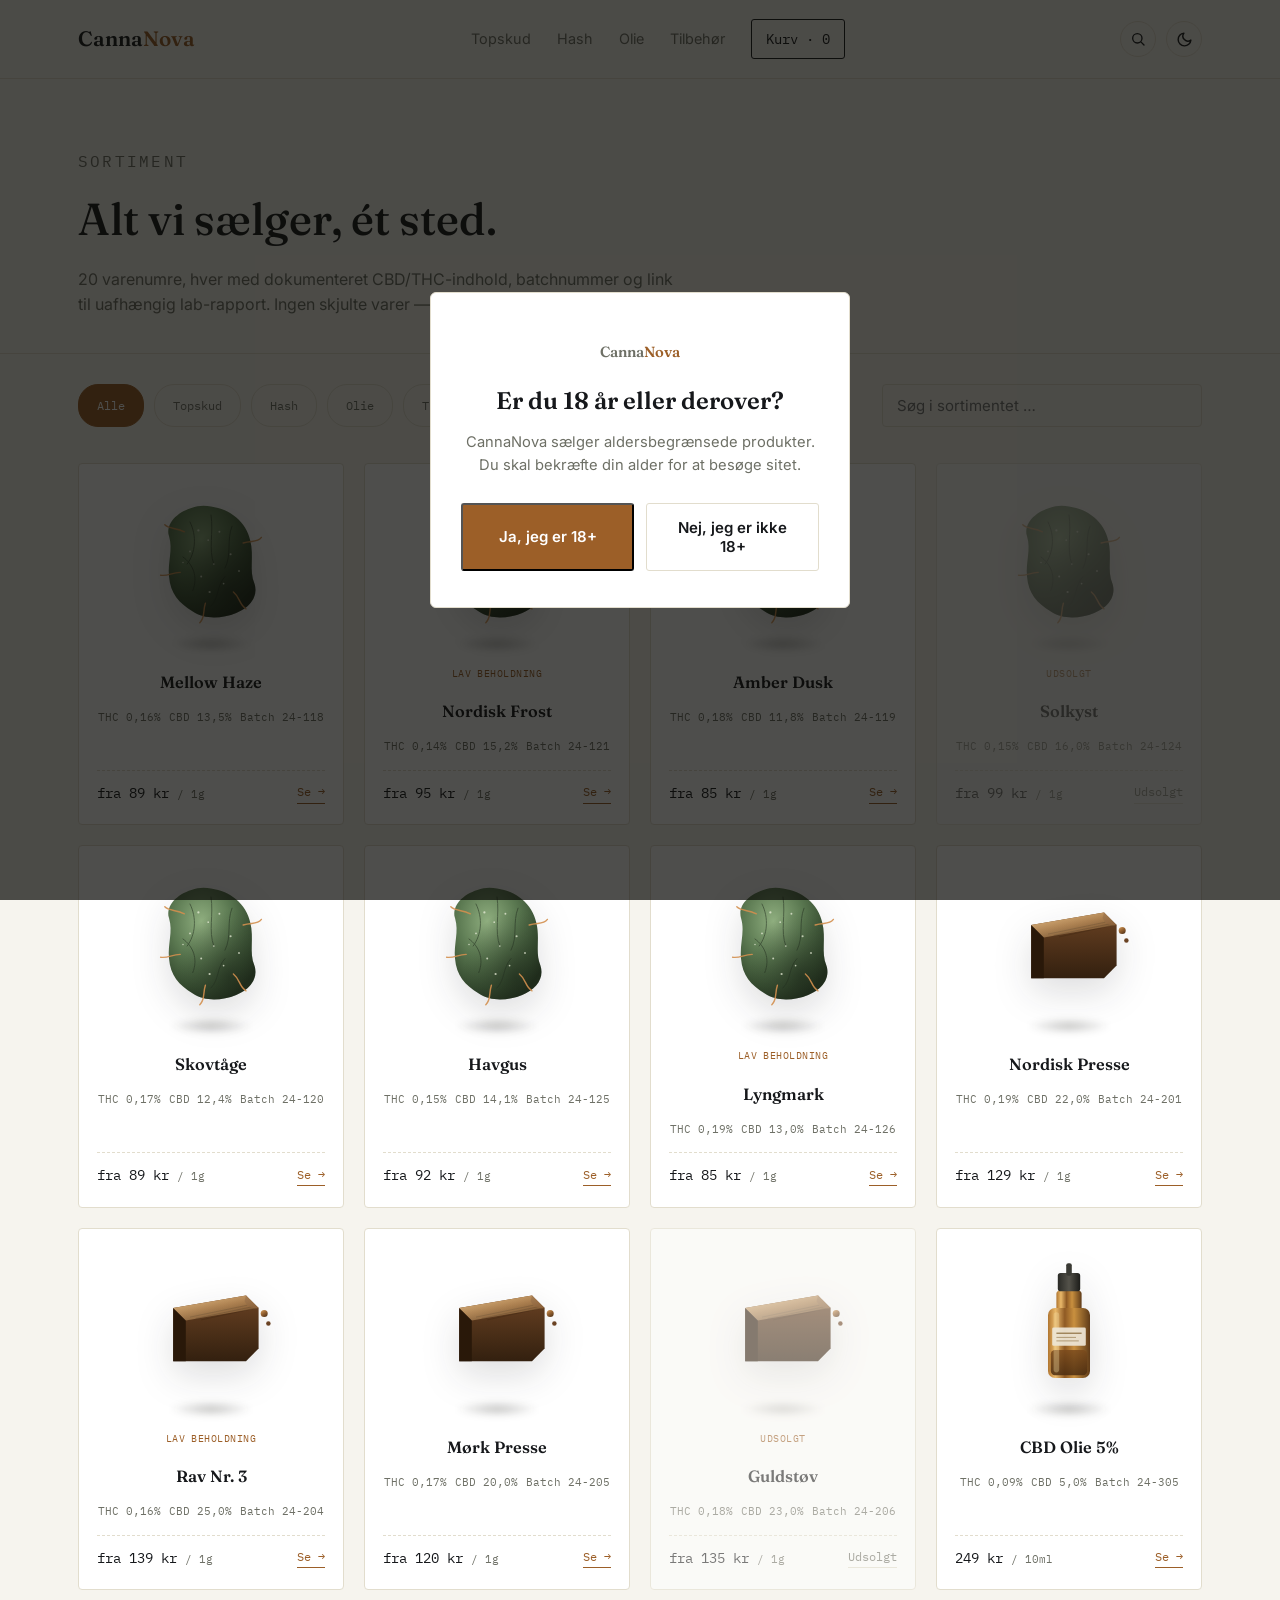
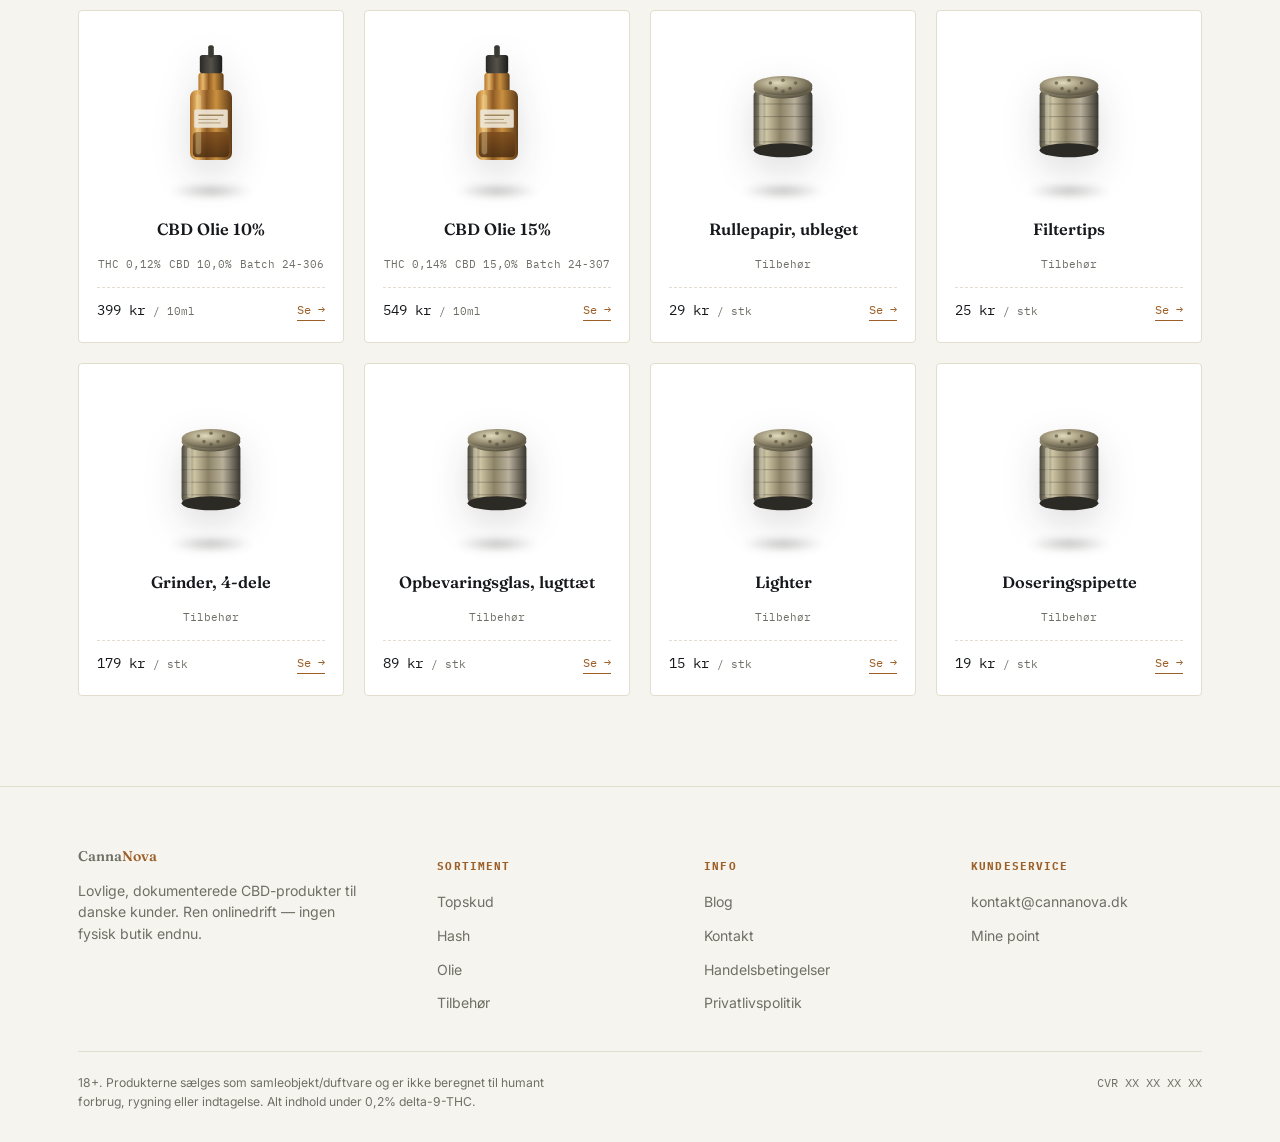
<file: produkter.html>
<!doctype html>
<html lang="da">
<head>
<meta charset="UTF-8">
<meta name="viewport" content="width=device-width, initial-scale=1">
<title>Sortiment — CannaNova</title>
<meta name="description" content="Se hele CannaNovas sortiment af lovlige CBD-topskud, hash, olie og tilbehør — hver batch dokumenteret med THC/CBD-indhold og lab-rapport.">
<link rel="preconnect" href="https://fonts.googleapis.com">
<link rel="preconnect" href="https://fonts.gstatic.com" crossorigin>
<link href="https://fonts.googleapis.com/css2?family=Fraunces:ital,opsz,wght@0,9..144,500;0,9..144,600;1,9..144,500&family=Inter:wght@400;500;600;700&family=IBM+Plex+Mono:wght@400;500&display=swap" rel="stylesheet">
<link rel="stylesheet" href="css/style.css">
<script>
  (function () {
    var saved = localStorage.getItem("cannanova-theme");
    var theme = saved || (window.matchMedia("(prefers-color-scheme: dark)").matches ? "dark" : "light");
    document.documentElement.dataset.theme = theme;
  })();
</script>
</head>
<body>

<header class="stagebar">
  <div class="wrap">
    <a href="index.html" class="logo">Canna<em>Nova</em></a>
    <nav class="nav" id="siteNav">
      <a href="topskud.html">Topskud</a>
      <a href="hash.html">Hash</a>
      <a href="olie.html">Olie</a>
      <a href="tilbehor.html">Tilbehør</a>
      <a href="kurv.html" class="nav-cart">Kurv · 0</a>
    </nav>
    <div class="header-icons">
      <button class="search-toggle" id="searchToggle" aria-label="Søg i sortimentet" type="button">
        <svg viewBox="0 0 24 24" fill="none" stroke="currentColor" stroke-width="2" stroke-linecap="round" stroke-linejoin="round"><circle cx="11" cy="11" r="7"/><line x1="21" y1="21" x2="16.65" y2="16.65"/></svg>
      </button>
      <button class="theme-toggle" id="themeToggle" aria-label="Skift mellem lyst og mørkt tema">
        <svg class="icon-sun" viewBox="0 0 24 24" fill="none" stroke="currentColor" stroke-width="2" stroke-linecap="round"><circle cx="12" cy="12" r="4"/><path d="M12 2v2M12 20v2M4.9 4.9l1.4 1.4M17.7 17.7l1.4 1.4M2 12h2M20 12h2M4.9 19.1l1.4-1.4M17.7 6.3l1.4-1.4"/></svg>
        <svg class="icon-moon" viewBox="0 0 24 24" fill="none" stroke="currentColor" stroke-width="2" stroke-linecap="round" stroke-linejoin="round"><path d="M21 12.8A9 9 0 1 1 11.2 3a7 7 0 0 0 9.8 9.8Z"/></svg>
      </button>
      <button class="nav-toggle" id="navToggle" aria-label="Åbn menu" aria-expanded="false" aria-controls="siteNav">
        <span></span><span></span><span></span>
      </button>
    </div>
  </div>
</header>

<main>
  <section class="page-hero">
    <div class="wrap">
      <p class="eyebrow">Sortiment</p>
      <h1 style="margin-top:10px;">Alt vi sælger, ét sted.</h1>
      <p>20 varenumre, hver med dokumenteret CBD/THC-indhold, batchnummer og link til uafhængig lab-rapport. Ingen skjulte varer — hvad du ser er hvad der findes.</p>
    </div>
  </section>

  <section>
    <div class="wrap filter-bar">
      <button class="filter-btn is-active" data-filter="alle">Alle</button>
      <button class="filter-btn" data-filter="topskud">Topskud</button>
      <button class="filter-btn" data-filter="hash">Hash</button>
      <button class="filter-btn" data-filter="olie">Olie</button>
      <button class="filter-btn" data-filter="tilbehor">Tilbehør</button>
      <input type="search" id="productSearch" class="search-input" placeholder="Søg i sortimentet …">
    </div>
  </section>

  <section class="products-section" style="padding-block: 30px 90px;">
    <div class="wrap">
      <div class="products" id="catalogGrid"></div>
    </div>
  </section>
</main>

<footer class="stagebar">
  <div class="wrap">
    <div class="footer-grid">
      <div class="footer-col footer-brand">
        <a href="index.html" class="logo">Canna<em>Nova</em></a>
        <p>Lovlige, dokumenterede CBD-produkter til danske kunder. Ren onlinedrift — ingen fysisk butik endnu.</p>
      </div>
      <div class="footer-col">
        <h4>Sortiment</h4>
        <ul><li><a href="topskud.html">Topskud</a></li><li><a href="hash.html">Hash</a></li><li><a href="olie.html">Olie</a></li><li><a href="tilbehor.html">Tilbehør</a></li></ul>
      </div>
      <div class="footer-col">
        <h4>Info</h4>
        <ul><li><a href="blog.html">Blog</a></li><li><a href="kontakt.html">Kontakt</a></li><li><a href="handelsbetingelser.html">Handelsbetingelser</a></li><li><a href="privatlivspolitik.html">Privatlivspolitik</a></li></ul>
      </div>
      <div class="footer-col">
        <h4>Kundeservice</h4>
        <ul><li><a href="mailto:kontakt@cannanova.dk">kontakt@cannanova.dk</a></li><li><a href="kurv.html">Mine point</a></li></ul>
      </div>
    </div>
    <div class="footer-legal">
      <p class="disclaimer">18+. Produkterne sælges som samleobjekt/duftvare og er ikke beregnet til humant forbrug, rygning eller indtagelse. Alt indhold under 0,2% delta-9-THC.</p>
      <p class="cvr">CVR XX XX XX XX</p>
    </div>
  </div>
</footer>

<script src="js/gates.js"></script>
<script src="js/cart.js"></script>
<script src="js/site.js"></script>
</body>
</html>
</file>
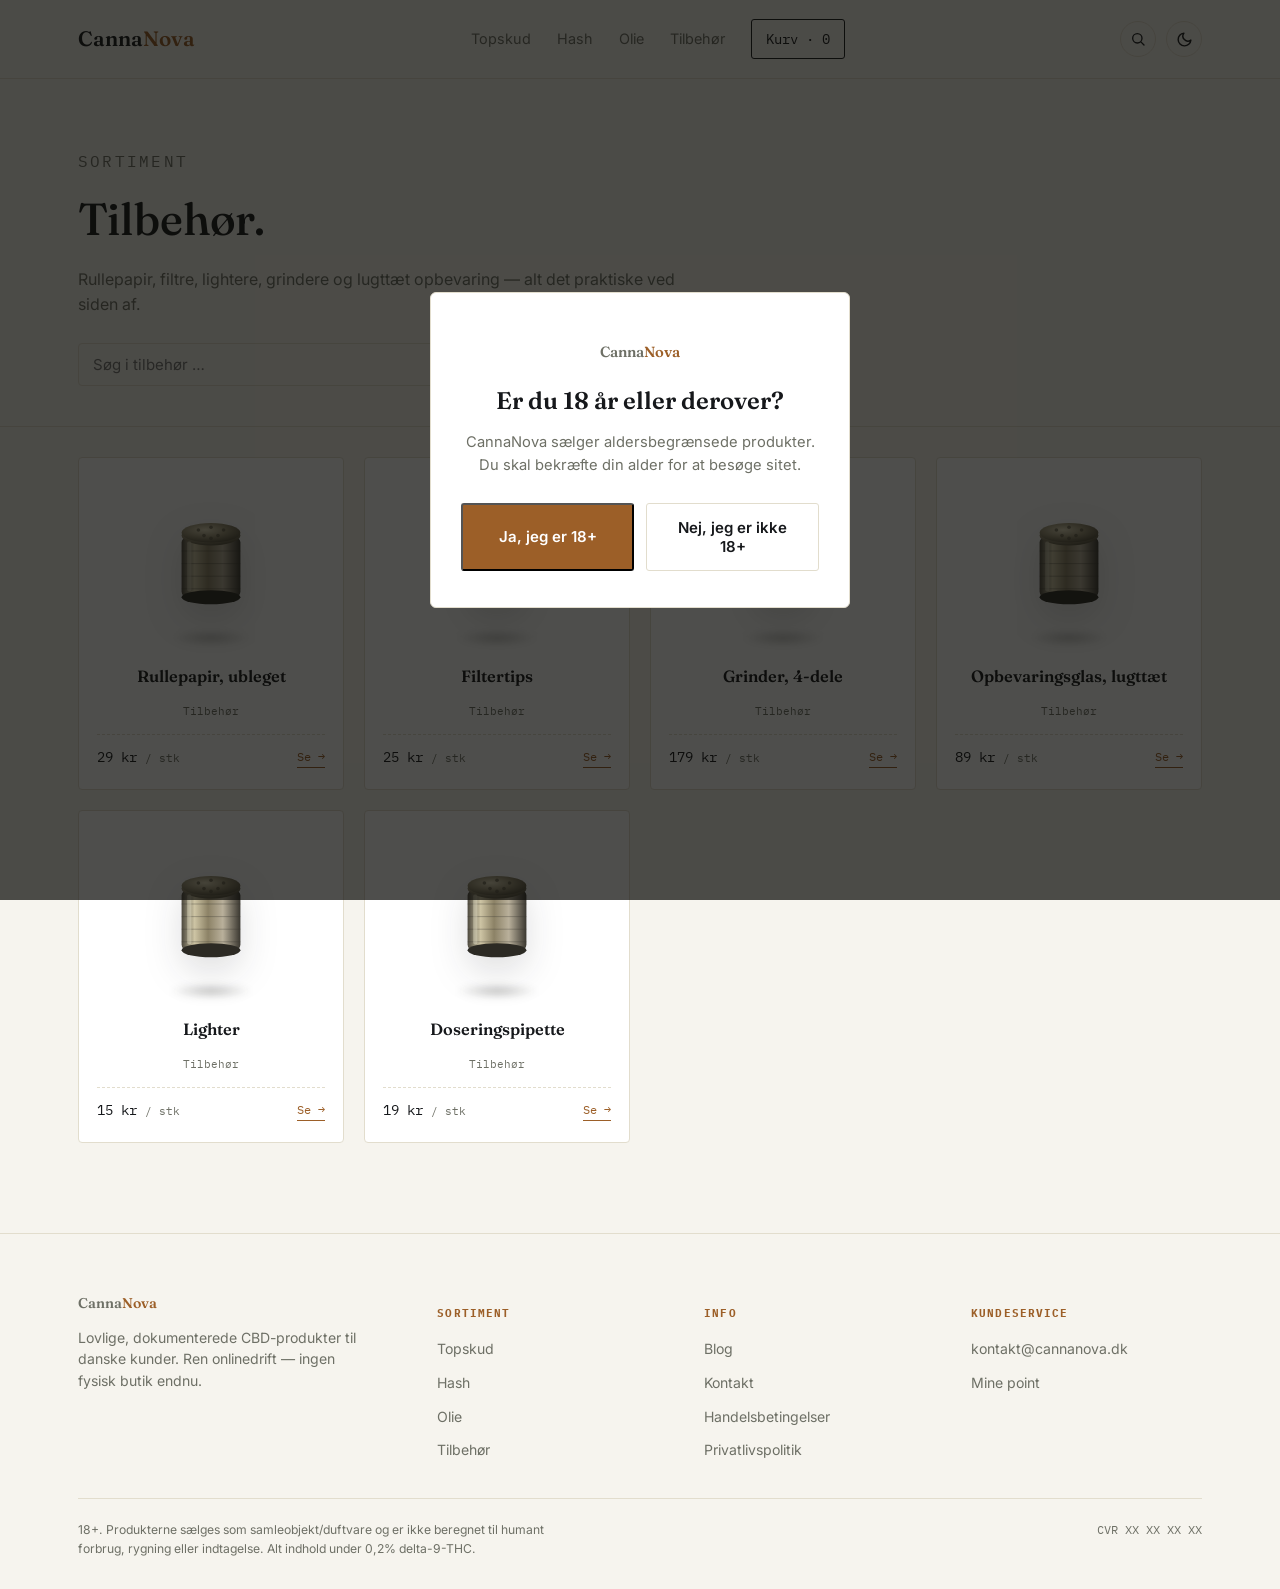
<file: tilbehor.html>
<!doctype html>
<html lang="da">
<head>
<meta charset="UTF-8">
<meta name="viewport" content="width=device-width, initial-scale=1">
<title>Tilbehør — CannaNova</title>
<meta name="description" content="Rullepapir, filtre, lightere, grindere og opbevaring hos CannaNova.">
<link rel="preconnect" href="https://fonts.googleapis.com">
<link rel="preconnect" href="https://fonts.gstatic.com" crossorigin>
<link href="https://fonts.googleapis.com/css2?family=Fraunces:ital,opsz,wght@0,9..144,500;0,9..144,600;1,9..144,500&family=Inter:wght@400;500;600;700&family=IBM+Plex+Mono:wght@400;500&display=swap" rel="stylesheet">
<link rel="stylesheet" href="css/style.css">
<script>
  (function () {
    var saved = localStorage.getItem("cannanova-theme");
    var theme = saved || (window.matchMedia("(prefers-color-scheme: dark)").matches ? "dark" : "light");
    document.documentElement.dataset.theme = theme;
  })();
</script>
</head>
<body>

<header class="stagebar">
  <div class="wrap">
    <a href="index.html" class="logo">Canna<em>Nova</em></a>
    <nav class="nav" id="siteNav">
      <a href="topskud.html">Topskud</a>
      <a href="hash.html">Hash</a>
      <a href="olie.html">Olie</a>
      <a href="tilbehor.html">Tilbehør</a>
      <a href="kurv.html" class="nav-cart">Kurv · 0</a>
    </nav>
    <div class="header-icons">
      <button class="search-toggle" id="searchToggle" aria-label="Søg i sortimentet" type="button">
        <svg viewBox="0 0 24 24" fill="none" stroke="currentColor" stroke-width="2" stroke-linecap="round" stroke-linejoin="round"><circle cx="11" cy="11" r="7"/><line x1="21" y1="21" x2="16.65" y2="16.65"/></svg>
      </button>
      <button class="theme-toggle" id="themeToggle" aria-label="Skift mellem lyst og mørkt tema">
        <svg class="icon-sun" viewBox="0 0 24 24" fill="none" stroke="currentColor" stroke-width="2" stroke-linecap="round"><circle cx="12" cy="12" r="4"/><path d="M12 2v2M12 20v2M4.9 4.9l1.4 1.4M17.7 17.7l1.4 1.4M2 12h2M20 12h2M4.9 19.1l1.4-1.4M17.7 6.3l1.4-1.4"/></svg>
        <svg class="icon-moon" viewBox="0 0 24 24" fill="none" stroke="currentColor" stroke-width="2" stroke-linecap="round" stroke-linejoin="round"><path d="M21 12.8A9 9 0 1 1 11.2 3a7 7 0 0 0 9.8 9.8Z"/></svg>
      </button>
      <button class="nav-toggle" id="navToggle" aria-label="Åbn menu" aria-expanded="false" aria-controls="siteNav">
        <span></span><span></span><span></span>
      </button>
    </div>
  </div>
</header>

<main>
  <section class="page-hero">
    <div class="wrap">
      <p class="eyebrow">Sortiment</p>
      <h1 style="margin-top:10px;">Tilbehør.</h1>
      <p>Rullepapir, filtre, lightere, grindere og lugttæt opbevaring — alt det praktiske ved siden af.</p>
      <div class="page-search">
        <input type="search" id="productSearch" class="search-input" placeholder="Søg i tilbehør …">
      </div>
    </div>
  </section>

  <section class="products-section" style="padding-block: 30px 90px;">
    <div class="wrap">
      <div class="products" id="catalogGrid" data-category="tilbehor"></div>
    </div>
  </section>
</main>

<footer class="stagebar">
  <div class="wrap">
    <div class="footer-grid">
      <div class="footer-col footer-brand">
        <a href="index.html" class="logo">Canna<em>Nova</em></a>
        <p>Lovlige, dokumenterede CBD-produkter til danske kunder. Ren onlinedrift — ingen fysisk butik endnu.</p>
      </div>
      <div class="footer-col">
        <h4>Sortiment</h4>
        <ul><li><a href="topskud.html">Topskud</a></li><li><a href="hash.html">Hash</a></li><li><a href="olie.html">Olie</a></li><li><a href="tilbehor.html">Tilbehør</a></li></ul>
      </div>
      <div class="footer-col">
        <h4>Info</h4>
        <ul><li><a href="blog.html">Blog</a></li><li><a href="kontakt.html">Kontakt</a></li><li><a href="handelsbetingelser.html">Handelsbetingelser</a></li><li><a href="privatlivspolitik.html">Privatlivspolitik</a></li></ul>
      </div>
      <div class="footer-col">
        <h4>Kundeservice</h4>
        <ul><li><a href="mailto:kontakt@cannanova.dk">kontakt@cannanova.dk</a></li><li><a href="kurv.html">Mine point</a></li></ul>
      </div>
    </div>
    <div class="footer-legal">
      <p class="disclaimer">18+. Produkterne sælges som samleobjekt/duftvare og er ikke beregnet til humant forbrug, rygning eller indtagelse. Alt indhold under 0,2% delta-9-THC.</p>
      <p class="cvr">CVR XX XX XX XX</p>
    </div>
  </div>
</footer>

<script src="js/gates.js"></script>
<script src="js/cart.js"></script>
<script src="js/site.js"></script>
</body>
</html>
</file>
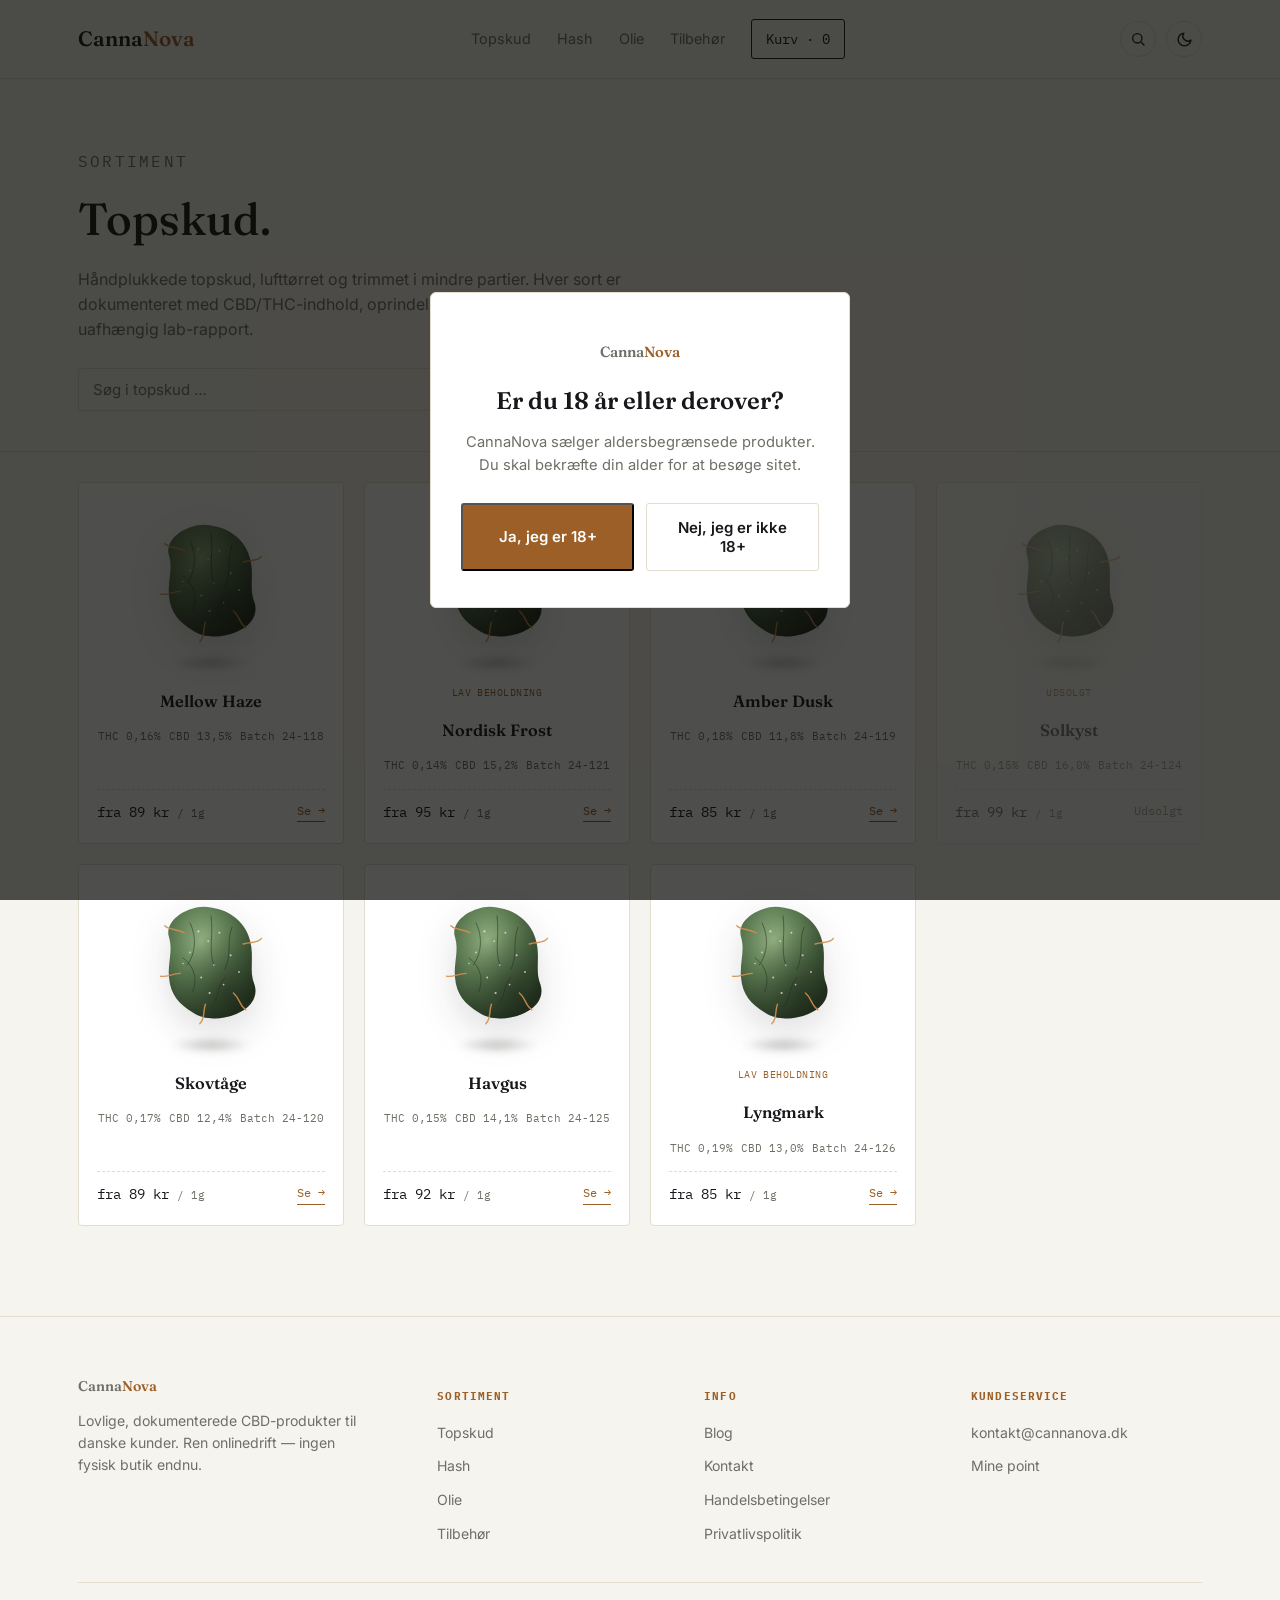
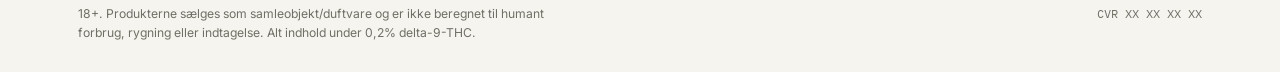
<file: topskud.html>
<!doctype html>
<html lang="da">
<head>
<meta charset="UTF-8">
<meta name="viewport" content="width=device-width, initial-scale=1">
<title>Topskud — CannaNova</title>
<meta name="description" content="Håndplukkede CBD-topskud fra CannaNova — lufttørret, trimmet i mindre partier, hver sort dokumenteret med CBD/THC-indhold og lab-rapport.">
<link rel="preconnect" href="https://fonts.googleapis.com">
<link rel="preconnect" href="https://fonts.gstatic.com" crossorigin>
<link href="https://fonts.googleapis.com/css2?family=Fraunces:ital,opsz,wght@0,9..144,500;0,9..144,600;1,9..144,500&family=Inter:wght@400;500;600;700&family=IBM+Plex+Mono:wght@400;500&display=swap" rel="stylesheet">
<link rel="stylesheet" href="css/style.css">
<script>
  (function () {
    var saved = localStorage.getItem("cannanova-theme");
    var theme = saved || (window.matchMedia("(prefers-color-scheme: dark)").matches ? "dark" : "light");
    document.documentElement.dataset.theme = theme;
  })();
</script>
</head>
<body>

<header class="stagebar">
  <div class="wrap">
    <a href="index.html" class="logo">Canna<em>Nova</em></a>
    <nav class="nav" id="siteNav">
      <a href="topskud.html">Topskud</a>
      <a href="hash.html">Hash</a>
      <a href="olie.html">Olie</a>
      <a href="tilbehor.html">Tilbehør</a>
      <a href="kurv.html" class="nav-cart">Kurv · 0</a>
    </nav>
    <div class="header-icons">
      <button class="search-toggle" id="searchToggle" aria-label="Søg i sortimentet" type="button">
        <svg viewBox="0 0 24 24" fill="none" stroke="currentColor" stroke-width="2" stroke-linecap="round" stroke-linejoin="round"><circle cx="11" cy="11" r="7"/><line x1="21" y1="21" x2="16.65" y2="16.65"/></svg>
      </button>
      <button class="theme-toggle" id="themeToggle" aria-label="Skift mellem lyst og mørkt tema">
        <svg class="icon-sun" viewBox="0 0 24 24" fill="none" stroke="currentColor" stroke-width="2" stroke-linecap="round"><circle cx="12" cy="12" r="4"/><path d="M12 2v2M12 20v2M4.9 4.9l1.4 1.4M17.7 17.7l1.4 1.4M2 12h2M20 12h2M4.9 19.1l1.4-1.4M17.7 6.3l1.4-1.4"/></svg>
        <svg class="icon-moon" viewBox="0 0 24 24" fill="none" stroke="currentColor" stroke-width="2" stroke-linecap="round" stroke-linejoin="round"><path d="M21 12.8A9 9 0 1 1 11.2 3a7 7 0 0 0 9.8 9.8Z"/></svg>
      </button>
      <button class="nav-toggle" id="navToggle" aria-label="Åbn menu" aria-expanded="false" aria-controls="siteNav">
        <span></span><span></span><span></span>
      </button>
    </div>
  </div>
</header>

<main>
  <section class="page-hero">
    <div class="wrap">
      <p class="eyebrow">Sortiment</p>
      <h1 style="margin-top:10px;">Topskud.</h1>
      <p>Håndplukkede topskud, lufttørret og trimmet i mindre partier. Hver sort er dokumenteret med CBD/THC-indhold, oprindelse, batchnummer og link til uafhængig lab-rapport.</p>
      <div class="page-search">
        <input type="search" id="productSearch" class="search-input" placeholder="Søg i topskud …">
      </div>
    </div>
  </section>

  <section class="products-section" style="padding-block: 30px 90px;">
    <div class="wrap">
      <div class="products" id="catalogGrid" data-category="topskud"></div>
    </div>
  </section>
</main>

<footer class="stagebar">
  <div class="wrap">
    <div class="footer-grid">
      <div class="footer-col footer-brand">
        <a href="index.html" class="logo">Canna<em>Nova</em></a>
        <p>Lovlige, dokumenterede CBD-produkter til danske kunder. Ren onlinedrift — ingen fysisk butik endnu.</p>
      </div>
      <div class="footer-col">
        <h4>Sortiment</h4>
        <ul><li><a href="topskud.html">Topskud</a></li><li><a href="hash.html">Hash</a></li><li><a href="olie.html">Olie</a></li><li><a href="tilbehor.html">Tilbehør</a></li></ul>
      </div>
      <div class="footer-col">
        <h4>Info</h4>
        <ul><li><a href="blog.html">Blog</a></li><li><a href="kontakt.html">Kontakt</a></li><li><a href="handelsbetingelser.html">Handelsbetingelser</a></li><li><a href="privatlivspolitik.html">Privatlivspolitik</a></li></ul>
      </div>
      <div class="footer-col">
        <h4>Kundeservice</h4>
        <ul><li><a href="mailto:kontakt@cannanova.dk">kontakt@cannanova.dk</a></li><li><a href="kurv.html">Mine point</a></li></ul>
      </div>
    </div>
    <div class="footer-legal">
      <p class="disclaimer">18+. Produkterne sælges som samleobjekt/duftvare og er ikke beregnet til humant forbrug, rygning eller indtagelse. Alt indhold under 0,2% delta-9-THC.</p>
      <p class="cvr">CVR XX XX XX XX</p>
    </div>
  </div>
</footer>

<script src="js/gates.js"></script>
<script src="js/cart.js"></script>
<script src="js/site.js"></script>
</body>
</html>
</file>
<file: css/style.css>
/* ==========================================================================
   CannaNova — samlet stylesheet med lys/mørkt tema.
   Signature: produktet skal smelte ind i baggrunden, ikke ligge som et
   udklip ovenpå. I mørkt tema løses det med glød+refleksion (sort blankt
   glas), i lyst tema med en blød kontakt-skygge (fotografering på hvid
   sweep) — samme princip, to teknikker, styret rent i CSS via [data-theme]
   så et rigtigt produktfoto senere bare kan lægges ind uden at ombygge.
   ========================================================================== */

:root {
  /* lyst tema (standard) */
  --bg: #f6f4ee;
  --bg-dim: #eeebe0;
  --card-bg: #ffffff;
  --text: #16181b;
  --text-dim: #6e7066;
  --line: #e2ddcd;
  --accent: #9c5f28;
  --accent-hover: #7a4a1f;
  --accent-ink: #ffffff;
  --error: #b3261e;

  --font-display: "Fraunces", ui-serif, Georgia, serif;
  --font-body: "Inter", -apple-system, BlinkMacSystemFont, sans-serif;
  --font-mono: "IBM Plex Mono", ui-monospace, Menlo, monospace;
  --content-w: 1180px;
}

@media (prefers-color-scheme: dark) {
  :root:not([data-theme="light"]) {
    --bg: #0a0c09;
    --bg-dim: #101310;
    --card-bg: #101310;
    --text: #ecece2;
    --text-dim: #9a9c92;
    --line: #262922;
    --accent: #e3a850;
    --accent-hover: #c98f42;
    --accent-ink: #1a1206;
    --error: #ff8a75;
  }
}
:root[data-theme="dark"] {
  --bg: #0a0c09;
  --bg-dim: #101310;
  --card-bg: #101310;
  --text: #ecece2;
  --text-dim: #9a9c92;
  --line: #262922;
  --accent: #e3a850;
  --accent-hover: #c98f42;
  --accent-ink: #1a1206;
  --error: #ff8a75;
}
:root[data-theme="light"] {
  --bg: #f6f4ee;
  --bg-dim: #eeebe0;
  --card-bg: #ffffff;
  --text: #16181b;
  --text-dim: #6e7066;
  --line: #e2ddcd;
  --accent: #9c5f28;
  --accent-hover: #7a4a1f;
  --accent-ink: #ffffff;
  --error: #b3261e;
}

* { box-sizing: border-box; }
html { color-scheme: light dark; }
@media (prefers-reduced-motion: reduce) {
  *, *::before, *::after { animation-duration: 0.001ms !important; transition-duration: 0.001ms !important; }
}
body {
  margin: 0;
  background: var(--bg);
  color: var(--text);
  font-family: var(--font-body);
  line-height: 1.55;
  -webkit-font-smoothing: antialiased;
  transition: background 0.25s ease, color 0.25s ease;
}
a { color: inherit; }
ul { margin: 0; padding: 0; list-style: none; }
h1, h2, h3, p { margin: 0; }
:focus-visible { outline: 2px solid var(--accent); outline-offset: 3px; }

.wrap { max-width: var(--content-w); margin-inline: auto; padding-inline: 28px; }
.eyebrow { font-family: var(--font-mono); font-size: 0.72rem; letter-spacing: 0.14em; text-transform: uppercase; color: var(--accent); }

header.stagebar {
  position: sticky; top: 0; z-index: 30;
  background: color-mix(in srgb, var(--bg) 88%, transparent);
  backdrop-filter: blur(6px);
  border-bottom: 1px solid var(--line);
}
header.stagebar .wrap { display: flex; align-items: center; justify-content: space-between; height: 78px; position: relative; }
.logo { font-family: var(--font-display); font-weight: 600; font-size: 1.3rem; text-decoration: none; color: var(--text); white-space: nowrap; }
.logo em { font-style: normal; color: var(--accent); }
.nav { display: flex; align-items: center; gap: 26px; }
.nav a { text-decoration: none; font-size: 0.9rem; color: var(--text-dim); }
.nav a:hover { color: var(--accent); }
.nav-cart {
  font-family: var(--font-mono); font-size: 0.8rem;
  border: 1px solid var(--text); padding: 8px 14px; border-radius: 3px;
  color: var(--text) !important;
}
.nav-cart:hover { border-color: var(--accent); color: var(--accent) !important; }

.theme-toggle {
  display: inline-flex; align-items: center; justify-content: center;
  width: 36px; height: 36px; border-radius: 50%;
  border: 1px solid var(--line); background: transparent; color: var(--text);
  cursor: pointer;
}
.theme-toggle:hover { border-color: var(--accent); color: var(--accent); }
.theme-toggle svg { width: 17px; height: 17px; }
.theme-toggle .icon-sun { display: none; }
.theme-toggle .icon-moon { display: block; }
:root[data-theme="dark"] .theme-toggle .icon-sun { display: block; }
:root[data-theme="dark"] .theme-toggle .icon-moon { display: none; }

.search-toggle {
  display: inline-flex; align-items: center; justify-content: center;
  width: 36px; height: 36px; border-radius: 50%;
  border: 1px solid var(--line); background: transparent; color: var(--text);
  cursor: pointer;
}
.search-toggle:hover { border-color: var(--accent); color: var(--accent); }
.search-toggle svg { width: 16px; height: 16px; }

.search-input {
  width: 100%; margin-top: 14px; padding: 11px 14px;
  border: 1px solid var(--line); border-radius: 4px; background: var(--bg); color: var(--text);
  font-family: var(--font-body); font-size: 0.94rem;
}
.search-input:focus-visible { outline: 2px solid var(--accent); outline-offset: 1px; }
.search-results { margin-top: 16px; display: flex; flex-direction: column; gap: 6px; max-height: 340px; overflow-y: auto; }
.search-result { display: flex; align-items: center; gap: 12px; text-decoration: none; padding: 8px; border-radius: 4px; }
.search-result:hover { background: var(--bg-dim); }
.search-result img { width: 36px; height: 36px; object-fit: contain; background: var(--bg-dim); border-radius: 4px; flex-shrink: 0; }
.search-result .name { flex: 1; color: var(--text); font-size: 0.9rem; }
.search-result .price { font-family: var(--font-mono); font-size: 0.8rem; color: var(--text-dim); white-space: nowrap; }
.search-empty { color: var(--text-dim); font-size: 0.88rem; margin-top: 12px; }

.page-search { padding-block: 26px 4px; }
.page-search .search-input { max-width: 380px; margin-top: 0; }
.filter-bar .search-input { flex: 1 1 220px; max-width: 320px; margin-top: 0; margin-left: auto; }

.nav-toggle {
  display: none; width: 40px; height: 40px; align-items: center; justify-content: center;
  background: none; border: 1px solid var(--line); border-radius: 3px; flex-direction: column; gap: 4px;
}
.nav-toggle span { width: 16px; height: 1.5px; background: var(--text); }

.header-icons { display: flex; align-items: center; gap: 10px; }

/* hero */
.hero { padding-block: 100px 70px; text-align: center; position: relative; }
.hero .floor {
  position: absolute; left: 0; right: 0; bottom: 0; height: 40%;
  background: radial-gradient(60% 100% at 50% 100%, color-mix(in srgb, var(--accent) 10%, transparent), transparent 70%);
  pointer-events: none;
}
:root[data-theme="light"] .hero .floor,
:root:not([data-theme="dark"]) .hero .floor { opacity: 0.4; }
.hero h1 {
  font-family: var(--font-display); font-weight: 500;
  font-size: clamp(2.4rem, 5vw, 4rem); line-height: 1.08; letter-spacing: -0.01em;
  max-width: 16ch; margin-inline: auto; color: var(--text);
}
.hero h1 .accent { color: var(--accent); font-style: italic; }
.hero p.lede { margin: 26px auto 0; max-width: 46ch; color: var(--text-dim); font-size: 1.05rem; }
.hero-actions { margin-top: 34px; display: flex; gap: 16px; justify-content: center; flex-wrap: wrap; }
.btn-primary {
  font-family: var(--font-body); font-weight: 600; font-size: 0.94rem;
  background: var(--accent); color: var(--accent-ink); padding: 14px 26px; border-radius: 3px; text-decoration: none;
  transition: transform 0.15s ease, box-shadow 0.15s ease, background 0.15s ease;
  display: inline-block;
}
.btn-primary:hover { background: var(--accent-hover); transform: translateY(-1px); }
.btn-primary.is-disabled { opacity: 0.45; pointer-events: none; }
.btn-ghost {
  font-family: var(--font-body); font-weight: 600; font-size: 0.94rem;
  border: 1px solid var(--line); background: transparent; color: var(--text); padding: 14px 26px; border-radius: 3px; text-decoration: none;
  cursor: pointer;
}
.btn-ghost:hover { border-color: var(--accent); color: var(--accent); }

/* ---- alderskontrol + cookie-banner (indsat af js/gates.js på alle sider) */
.age-gate {
  position: fixed; inset: 0; z-index: 100;
  display: none; align-items: center; justify-content: center;
  background: rgba(10, 10, 8, 0.72);
  padding: 20px;
}
.age-gate.is-visible { display: flex; }
.age-gate-card {
  background: var(--card-bg); border: 1px solid var(--line); border-radius: 6px;
  max-width: 420px; width: 100%; padding: 36px 30px; text-align: center;
}
.age-gate-card .logo { display: flex; justify-content: center; margin-bottom: 18px; }
.age-gate-card h2 { font-family: var(--font-display); font-size: 1.5rem; font-weight: 600; color: var(--text); }
.age-gate-card p { margin-top: 12px; color: var(--text-dim); font-size: 0.92rem; }
.age-gate-actions { margin-top: 26px; display: flex; gap: 12px; flex-wrap: wrap; justify-content: center; }
.age-gate-actions .btn-primary, .age-gate-actions .btn-ghost { flex: 1 1 140px; }

.cookie-banner {
  position: fixed; left: 0; right: 0; bottom: 0; z-index: 90;
  display: none;
  background: var(--card-bg); border-top: 1px solid var(--line);
  padding: 18px 24px;
}
.cookie-banner.is-visible { display: block; }
.cookie-banner .wrap { display: flex; align-items: center; justify-content: space-between; gap: 18px; flex-wrap: wrap; }
.cookie-banner p { font-size: 0.86rem; color: var(--text-dim); max-width: 60ch; margin: 0; }
.cookie-banner a { color: var(--accent); }
.cookie-banner-actions { display: flex; gap: 10px; flex-wrap: wrap; }
.cookie-banner .btn-primary, .cookie-banner .btn-ghost { padding: 10px 18px; font-size: 0.84rem; }

/* generisk modal (bruges af cookie-indstillinger, kan genbruges senere) */
.modal-overlay {
  position: fixed; inset: 0; z-index: 101;
  display: none; align-items: center; justify-content: center;
  background: rgba(10, 10, 8, 0.72); padding: 20px;
}
.modal-overlay.is-visible { display: flex; }
.modal-card {
  background: var(--card-bg); border: 1px solid var(--line); border-radius: 6px;
  max-width: 460px; width: 100%; padding: 32px 28px; text-align: left;
  max-height: 85vh; overflow-y: auto;
}
.modal-card h2 { font-family: var(--font-display); font-size: 1.3rem; font-weight: 600; color: var(--text); }
.modal-card > p { margin-top: 10px; font-size: 0.86rem; color: var(--text-dim); }
.cookie-category { display: flex; justify-content: space-between; align-items: flex-start; gap: 14px; padding-block: 16px; border-top: 1px solid var(--line); }
.cookie-category:first-of-type { border-top: none; margin-top: 6px; }
.cookie-category .name { font-size: 0.92rem; color: var(--text); font-weight: 600; }
.cookie-category .desc { font-size: 0.78rem; color: var(--text-dim); margin-top: 3px; }
.cookie-category input[type="checkbox"] { accent-color: var(--accent); width: 18px; height: 18px; flex-shrink: 0; margin-top: 3px; }
.modal-actions { margin-top: 22px; display: flex; gap: 12px; flex-wrap: wrap; }
.modal-actions .btn-primary, .modal-actions .btn-ghost { flex: 1 1 140px; }

/* ---- kurv (kurv.html) --------------------------------------------------*/
.cart-layout { padding-block: 40px 90px; display: grid; grid-template-columns: 1.6fr 1fr; gap: 48px; align-items: start; }
.cart-line { display: flex; flex-wrap: wrap; align-items: center; gap: 16px; padding-block: 18px; border-bottom: 1px solid var(--line); }
.cart-thumb { width: 60px; height: 60px; border-radius: 4px; background: var(--bg-dim); display: flex; align-items: center; justify-content: center; flex-shrink: 0; }
.cart-thumb img { width: 68%; height: 68%; object-fit: contain; }
.cart-line-info { flex: 1 1 160px; min-width: 140px; }
.cart-line-info h3 { font-family: var(--font-display); font-size: 1rem; font-weight: 600; color: var(--text); }
.cart-line-info p { font-family: var(--font-mono); font-size: 0.76rem; color: var(--text-dim); margin-top: 4px; }
.cart-line-actions { display: flex; align-items: center; gap: 20px; margin-left: auto; }
.qty-stepper { display: flex; align-items: center; gap: 8px; }
.qty-stepper button {
  width: 28px; height: 28px; border: 1px solid var(--line); background: var(--card-bg);
  border-radius: 4px; cursor: pointer; color: var(--text); font-family: var(--font-mono); line-height: 1;
}
.qty-stepper button:hover { border-color: var(--accent); color: var(--accent); }
.qty-stepper span { font-family: var(--font-mono); min-width: 18px; text-align: center; }
.cart-line-total { text-align: right; }
.cart-line-total .price { font-family: var(--font-mono); color: var(--text); font-size: 0.94rem; }
.cart-line-total button.remove {
  margin-top: 6px; font-family: var(--font-mono); font-size: 0.72rem; color: var(--text-dim);
  background: none; border: none; text-decoration: underline; cursor: pointer; padding: 0;
}
.cart-line-total button.remove:hover { color: var(--accent); }

.cart-summary { background: var(--card-bg); border: 1px solid var(--line); border-radius: 6px; padding: 26px 24px; position: sticky; top: 96px; }
.cart-summary h2 { font-family: var(--font-mono); font-size: 0.72rem; letter-spacing: 0.1em; text-transform: uppercase; color: var(--text-dim); margin-bottom: 18px; font-weight: 400; }
.summary-row { display: flex; justify-content: space-between; gap: 12px; font-size: 0.92rem; padding-block: 8px; color: var(--text-dim); }
.summary-row.total { border-top: 1px solid var(--line); margin-top: 8px; padding-top: 14px; font-family: var(--font-mono); font-size: 1.1rem; color: var(--text); }
.summary-note { margin-top: 6px; font-size: 0.78rem; color: var(--text-dim); }
.summary-points { margin-top: 14px; font-family: var(--font-mono); font-size: 0.78rem; color: var(--accent); }
.cart-summary .btn-primary { display: block; width: 100%; text-align: center; margin-top: 20px; }
.cart-summary .btn-primary.is-disabled { opacity: 0.4; pointer-events: none; }

.cart-empty { padding-block: 90px; text-align: center; }
.cart-empty p { color: var(--text-dim); margin-bottom: 20px; }

@media (max-width: 980px) {
  .cart-layout { grid-template-columns: 1fr; gap: 30px; }
  .cart-summary { position: static; }
}

/* ---- checkout ----------------------------------------------------------*/
.checkout-layout { padding-block: 40px 90px; display: grid; grid-template-columns: 1.5fr 1fr; gap: 48px; align-items: start; }
.checkout-section { margin-bottom: 36px; }
.checkout-section h2 { font-family: var(--font-mono); font-size: 0.72rem; letter-spacing: 0.1em; text-transform: uppercase; color: var(--accent); margin-bottom: 16px; font-weight: 400; }
.form-grid { display: grid; grid-template-columns: 1fr 1fr; gap: 14px; }
.form-field { display: flex; flex-direction: column; gap: 6px; }
.form-field.full { grid-column: 1 / -1; }
.form-field label { font-size: 0.82rem; color: var(--text-dim); }
.form-field input {
  font-family: var(--font-body); font-size: 0.94rem; padding: 11px 14px;
  border: 1px solid var(--line); border-radius: 4px; background: var(--card-bg); color: var(--text);
  width: 100%;
}
.form-field input:focus-visible { outline: 2px solid var(--accent); outline-offset: 1px; }
.form-error { font-size: 0.78rem; color: var(--error); display: none; margin-top: 2px; }
.form-field.has-error input { border-color: var(--error); }
.form-field.has-error .form-error { display: block; }

.payment-options { display: flex; flex-direction: column; gap: 10px; }
.payment-option {
  display: flex; align-items: flex-start; gap: 12px; border: 1px solid var(--line); border-radius: 4px;
  padding: 14px 16px; cursor: pointer;
}
.payment-option input { accent-color: var(--accent); width: 17px; height: 17px; margin-top: 2px; flex-shrink: 0; }
.payment-option.is-disabled { opacity: 0.5; cursor: not-allowed; }
.payment-option .label { font-size: 0.92rem; color: var(--text); }
.payment-option .sub { display: block; font-size: 0.74rem; color: var(--text-dim); margin-top: 2px; }

.checkout-summary { background: var(--card-bg); border: 1px solid var(--line); border-radius: 6px; padding: 26px 24px; position: sticky; top: 96px; }
.checkout-summary h2 { font-family: var(--font-mono); font-size: 0.72rem; letter-spacing: 0.1em; text-transform: uppercase; color: var(--text-dim); margin-bottom: 16px; font-weight: 400; }
.checkout-line { display: flex; justify-content: space-between; gap: 12px; flex-wrap: wrap; font-size: 0.86rem; color: var(--text-dim); padding-block: 6px; }
.checkout-line .name { color: var(--text); }

@media (max-width: 980px) {
  .checkout-layout { grid-template-columns: 1fr; gap: 30px; }
  .checkout-summary { position: static; }
}
@media (max-width: 640px) {
  .form-grid { grid-template-columns: 1fr; }
}

/* ---- juridiske sider (handelsbetingelser/privatlivspolitik) -----------*/
.legal-content { padding-block: 10px 90px; max-width: 760px; }
.legal-meta { font-family: var(--font-mono); font-size: 0.8rem; color: var(--text-dim); margin-bottom: 30px; }
.legal-notice {
  border: 1px dashed var(--line); border-radius: 4px; padding: 16px 18px; margin-bottom: 36px;
  font-size: 0.86rem; color: var(--text-dim); background: var(--bg-dim);
}
.legal-content h2 { font-family: var(--font-display); font-size: 1.4rem; font-weight: 600; color: var(--text); margin-top: 40px; margin-bottom: 14px; }
.legal-content h2:first-of-type { margin-top: 0; }
.legal-content h3 { font-family: var(--font-body); font-size: 1rem; font-weight: 700; color: var(--text); margin-top: 22px; margin-bottom: 8px; }
.legal-content p { color: var(--text-dim); margin: 0 0 12px; max-width: 68ch; }
.legal-content ul, .legal-content ol { color: var(--text-dim); margin: 0 0 12px; padding-left: 1.3em; max-width: 68ch; }
.legal-content ul { list-style: disc; }
.legal-content ol { list-style: decimal; }
.legal-content li { margin-bottom: 6px; }
.legal-content a { color: var(--accent); }
.legal-content strong { color: var(--text); }

/* ---- ordrebekræftelse ---------------------------------------------------*/
.confirmation { padding-block: 60px 90px; max-width: 640px; margin-inline: auto; }
.confirmation-header { text-align: center; margin-bottom: 36px; }
.confirmation-header h1 { font-family: var(--font-display); font-size: clamp(1.8rem, 3vw, 2.4rem); margin-top: 12px; color: var(--text); }
.confirmation-header p { margin-top: 14px; color: var(--text-dim); }
.order-box { border: 1px solid var(--line); border-radius: 6px; padding: 26px 24px; background: var(--card-bg); }
.order-box h2 { font-family: var(--font-mono); font-size: 0.72rem; letter-spacing: 0.1em; text-transform: uppercase; color: var(--text-dim); margin-bottom: 14px; font-weight: 400; }
.order-box + .order-box { margin-top: 18px; }
.order-meta { font-family: var(--font-mono); font-size: 0.82rem; color: var(--text-dim); }
.order-meta strong { color: var(--text); }

/* stage product — the signature element */
.stage-product { display: flex; flex-direction: column; align-items: center; position: relative; }
.stage-product .glow {
  position: absolute; top: 6%; width: 130px; height: 130px; border-radius: 50%;
  background: radial-gradient(circle, var(--glowc, color-mix(in srgb, var(--accent) 45%, transparent)), transparent 72%);
  filter: blur(6px);
  z-index: 0;
  display: none;
}
.stage-product .art {
  width: 140px; height: 140px; object-fit: contain; position: relative; z-index: 1;
}
.stage-product .reflection {
  width: 140px; height: 60px; margin-top: -8px; object-fit: contain; object-position: top;
  transform: scaleY(-1);
  opacity: 0.22; filter: blur(2.5px);
  -webkit-mask-image: linear-gradient(to bottom, rgba(0,0,0,0.85), transparent 78%);
  mask-image: linear-gradient(to bottom, rgba(0,0,0,0.85), transparent 78%);
  display: none;
}
.stage-product .shadow {
  width: 82px; height: 16px; margin-top: 2px;
  background: radial-gradient(ellipse at center, rgba(20,20,15,0.24), transparent 72%);
  filter: blur(3px);
}

/* dark mode: glow + reflection on, shadow off, art gets a dark drop-shadow */
:root[data-theme="dark"] .stage-product .glow,
:root[data-theme="dark"] .stage-product .reflection { display: block; }
:root[data-theme="dark"] .stage-product .shadow { display: none; }
:root[data-theme="dark"] .stage-product .art { filter: drop-shadow(0 18px 26px rgba(0,0,0,0.6)); }
:root[data-theme="light"] .stage-product .art { filter: drop-shadow(0 14px 18px rgba(22,24,27,0.14)); }
@media (prefers-color-scheme: dark) {
  :root:not([data-theme="light"]) .stage-product .glow,
  :root:not([data-theme="light"]) .stage-product .reflection { display: block; }
  :root:not([data-theme="light"]) .stage-product .shadow { display: none; }
  :root:not([data-theme="light"]) .stage-product .art { filter: drop-shadow(0 18px 26px rgba(0,0,0,0.6)); }
}

.hero-stage { margin-top: 50px; display: flex; justify-content: center; gap: 56px; position: relative; z-index: 1; }
.hero-stage .stage-product { transform: scale(1.15); }

.cat-topskud { --glowc: rgba(124,154,111,0.4); }
.cat-hash { --glowc: rgba(179,129,74,0.4); }
.cat-olie { --glowc: rgba(233,192,127,0.45); }
.cat-tilbehor { --glowc: rgba(185,176,155,0.35); }

/* category strip */
.categories { padding-block: 70px; border-top: 1px solid var(--line); }
.section-head { display: flex; justify-content: space-between; align-items: flex-end; margin-bottom: 44px; gap: 20px; }
.section-head h2 { font-family: var(--font-display); font-weight: 500; font-size: clamp(1.6rem,2.4vw,2.1rem); color: var(--text); }
.section-head .more { font-family: var(--font-mono); font-size: 0.8rem; text-decoration: none; color: var(--accent); border-bottom: 1px solid var(--accent); padding-bottom: 2px; }
.cat-row { display: grid; grid-template-columns: repeat(5, 1fr); gap: 14px; }
.cat-tile {
  text-decoration: none; color: var(--text);
  background: var(--card-bg); border: 1px solid var(--line); border-radius: 4px;
  padding: 30px 16px; display: flex; flex-direction: column; align-items: center; gap: 16px;
  transition: border-color 0.2s ease, transform 0.2s ease, box-shadow 0.2s ease;
}
.cat-tile:hover { border-color: var(--accent); transform: translateY(-3px); box-shadow: 0 20px 30px -24px rgba(0,0,0,0.3); }
.cat-tile .stage-product .glow { width: 70px; height: 70px; }
.cat-tile .stage-product .art { width: 76px; height: 76px; }
.cat-tile .stage-product .reflection { width: 76px; height: 32px; }
.cat-tile .stage-product .shadow { width: 46px; height: 10px; }
.cat-tile h3 { font-family: var(--font-display); font-size: 1.02rem; font-weight: 500; }
.cat-tile .eyebrow { font-size: 0.62rem; }

/* usp */
.usp { border-block: 1px solid var(--line); background: var(--bg-dim); }
.usp .wrap { display: grid; grid-template-columns: repeat(4,1fr); gap: 20px; padding-block: 28px; }
.usp-item .num { font-family: var(--font-mono); color: var(--accent); font-size: 0.92rem; }
.usp-item .label { font-size: 0.86rem; color: var(--text-dim); margin-top: 4px; }

/* products */
.products-section { padding-block: 80px; }
.products { display: grid; grid-template-columns: repeat(4, 1fr); gap: 20px; }
.card {
  background: var(--card-bg); border: 1px solid var(--line); border-radius: 4px;
  padding: 30px 18px 20px; display: flex; flex-direction: column; align-items: center; text-align: center; gap: 14px;
  transition: border-color 0.2s ease, transform 0.2s ease, box-shadow 0.2s ease;
}
.card:hover { border-color: var(--accent); transform: translateY(-3px); box-shadow: 0 20px 30px -24px rgba(0,0,0,0.3); }
.card.is-out { opacity: 0.55; }
.stock-flag { font-family: var(--font-mono); font-size: 0.62rem; text-transform: uppercase; letter-spacing: 0.05em; color: var(--accent); }
.card h3 { font-family: var(--font-display); font-size: 1.02rem; font-weight: 600; margin-top: 4px; color: var(--text); }
.card-data { font-family: var(--font-mono); font-size: 0.7rem; color: var(--text-dim); display: flex; gap: 8px; flex-wrap: wrap; justify-content: center; }
.card-foot { margin-top: auto; padding-top: 12px; border-top: 1px dashed var(--line); width: 100%; display: flex; justify-content: space-between; align-items: center; flex-wrap: wrap; row-gap: 8px; }
.card-price { font-family: var(--font-mono); font-size: 0.86rem; color: var(--text); }
.card-price span { color: var(--text-dim); font-size: 0.68rem; }
.card-link { font-family: var(--font-mono); font-size: 0.74rem; text-decoration: none; color: var(--accent); border-bottom: 1px solid var(--accent); padding-bottom: 1px; }
.card.is-out .card-link { color: var(--text-dim); border-color: var(--line); pointer-events: none; }

/* footer */
footer.stagebar { border-top: 1px solid var(--line); padding-block: 56px 30px; }
.footer-grid { display: grid; grid-template-columns: 1.4fr 1fr 1fr 1fr; gap: 36px; padding-bottom: 36px; }
.footer-col h4 { font-family: var(--font-mono); font-size: 0.7rem; letter-spacing: 0.1em; text-transform: uppercase; color: var(--accent); margin-bottom: 14px; }
.footer-col ul { display: flex; flex-direction: column; gap: 9px; }
.footer-col a { text-decoration: none; font-size: 0.88rem; color: var(--text-dim); }
.footer-col a:hover { color: var(--text); }
.footer-brand p { max-width: 32ch; font-size: 0.88rem; color: var(--text-dim); margin-top: 12px; }
.footer-legal { border-top: 1px solid var(--line); padding-top: 22px; display: flex; justify-content: space-between; gap: 20px; flex-wrap: wrap; font-size: 0.76rem; color: var(--text-dim); }
.footer-legal .disclaimer { max-width: 62ch; }
.footer-legal .cvr { font-family: var(--font-mono); white-space: nowrap; }

/* ---- page hero (produkter.html / andre indre sider) ------------------- */
.page-hero { padding-block: 56px 36px; border-bottom: 1px solid var(--line); }
.page-hero h1 { font-family: var(--font-display); font-weight: 500; font-size: clamp(2rem, 4vw, 2.8rem); color: var(--text); }
.page-hero p { margin-top: 14px; max-width: 60ch; color: var(--text-dim); font-size: 1rem; }

/* ---- breadcrumb ---------------------------------------------------------*/
.breadcrumb { font-family: var(--font-mono); font-size: 0.78rem; color: var(--text-dim); display: flex; gap: 8px; flex-wrap: wrap; padding-block: 22px 0; }
.breadcrumb a { text-decoration: none; color: var(--text-dim); }
.breadcrumb a:hover { color: var(--accent); }
.breadcrumb .sep { color: var(--line); }
.breadcrumb .current { color: var(--text); }

/* ---- filter bar (produktkatalog) --------------------------------------*/
.filter-bar { padding-block: 30px 6px; display: flex; gap: 10px; flex-wrap: wrap; }
.filter-btn {
  font-family: var(--font-mono); font-size: 0.78rem;
  border: 1px solid var(--line); background: transparent; color: var(--text-dim);
  padding: 9px 18px; border-radius: 20px; cursor: pointer; line-height: 1;
}
.filter-btn:hover { border-color: var(--accent); color: var(--accent); }
.filter-btn.is-active { border-color: var(--accent); color: var(--accent-ink); background: var(--accent); }

/* ---- produktside (produkt.html) ---------------------------------------*/
.product-detail { padding-block: 40px 90px; display: grid; grid-template-columns: 0.9fr 1.1fr; gap: 64px; align-items: start; }
.product-visual {
  background: var(--card-bg); border: 1px solid var(--line); border-radius: 6px;
  display: flex; align-items: center; justify-content: center; padding: 60px 20px;
  position: sticky; top: 96px;
}
.product-visual .stage-product .art { width: 220px; height: 220px; }
.product-visual .stage-product .glow { width: 200px; height: 200px; }
.product-visual .stage-product .reflection { width: 220px; height: 90px; }

.product-info .cat-label { margin-top: 4px; }
.product-info h1 { font-family: var(--font-display); font-size: clamp(1.8rem, 3vw, 2.4rem); font-weight: 600; color: var(--text); margin-top: 10px; }
.product-info .desc { margin-top: 20px; color: var(--text-dim); max-width: 56ch; }

.specimen-block { margin-top: 28px; border: 1px solid var(--line); border-radius: 4px; padding: 20px 22px; background: var(--bg-dim); }
.specimen-block dl { display: grid; grid-template-columns: auto 1fr; gap: 9px 16px; font-family: var(--font-mono); font-size: 0.84rem; }
.specimen-block dt { color: var(--text-dim); }
.specimen-block dd { margin: 0; text-align: right; color: var(--text); font-weight: 500; }
.specimen-block .lab-link { display: inline-block; margin-top: 14px; font-family: var(--font-mono); font-size: 0.78rem; color: var(--accent); border-bottom: 1px solid var(--accent); text-decoration: none; padding-bottom: 1px; }

.size-select { margin-top: 28px; }
.size-select h2 { font-family: var(--font-mono); font-size: 0.72rem; letter-spacing: 0.1em; text-transform: uppercase; color: var(--text-dim); margin-bottom: 12px; font-weight: 400; }
.size-options { display: flex; flex-wrap: wrap; gap: 10px; }
.size-btn {
  font-family: var(--font-mono); font-size: 0.82rem;
  border: 1px solid var(--line); background: var(--card-bg); color: var(--text);
  padding: 10px 16px; border-radius: 4px; cursor: pointer; text-align: left; line-height: 1.3;
}
.size-btn span { display: block; font-size: 0.7rem; color: var(--text-dim); margin-top: 2px; }
.size-btn.is-active { border-color: var(--accent); background: color-mix(in srgb, var(--accent) 14%, var(--card-bg)); }
.size-btn:disabled { opacity: 0.4; cursor: not-allowed; text-decoration: line-through; }

.buy-row { margin-top: 26px; display: flex; align-items: center; gap: 18px; flex-wrap: wrap; }
.buy-price { font-family: var(--font-mono); font-size: 1.3rem; color: var(--text); }
.buy-price span { font-size: 0.78rem; color: var(--text-dim); }

.stock-note { margin-top: 10px; font-family: var(--font-mono); font-size: 0.78rem; }
.stock-note.ok { color: var(--text-dim); }
.stock-note.low { color: var(--accent); }
.stock-note.out { color: var(--text-dim); }

.legal-note { margin-top: 30px; padding: 16px 18px; border-radius: 4px; border: 1px dashed var(--line); font-family: var(--font-mono); font-size: 0.76rem; color: var(--text-dim); line-height: 1.6; }

@media (max-width: 1040px) {
  .cat-row { grid-template-columns: repeat(3, 1fr); }
}
@media (max-width: 980px) {
  .products { grid-template-columns: repeat(2,1fr); }
  .usp .wrap { grid-template-columns: repeat(2,1fr); }
  .footer-grid { grid-template-columns: 1fr 1fr; }
  .hero-stage { gap: 30px; }
  .hero-stage .stage-product .glow { width: 92px; height: 92px; }
  .hero-stage .stage-product .art { width: 100px; height: 100px; }
  .product-detail { grid-template-columns: 1fr; gap: 36px; }
  .product-visual { position: static; padding: 40px 20px; }
}
@media (max-width: 640px) {
  .section-head { flex-direction: column; align-items: flex-start; gap: 12px; }
  .nav { display: none; position: absolute; top: 78px; left: 0; right: 0; background: var(--bg); border-bottom: 1px solid var(--line); flex-direction: column; align-items: flex-start; padding: 8px 28px 20px; z-index: 20; }
  .nav.is-open { display: flex; }
  .nav a { padding: 10px 0; width: 100%; }
  .nav-cart { margin-top: 8px; }
  .nav-toggle { display: inline-flex; }
  .header-icons { gap: 6px; }
  .search-toggle, .theme-toggle { width: 32px; height: 32px; }
  .nav-toggle { width: 34px; height: 34px; }
  .cat-row { grid-template-columns: 1fr 1fr; }
  .products { grid-template-columns: 1fr; }
  .usp .wrap { grid-template-columns: 1fr; }
  .footer-grid { grid-template-columns: 1fr; }
  .hero-stage { gap: 18px; }
  .hero-stage .stage-product .glow { width: 68px; height: 68px; }
  .hero-stage .stage-product .art { width: 74px; height: 74px; }
  .hero-stage .stage-product .reflection { width: 74px; height: 32px; }
  .product-visual .stage-product .art { width: 160px; height: 160px; }
  .product-visual .stage-product .glow { width: 145px; height: 145px; }
  .product-visual .stage-product .reflection { width: 160px; height: 68px; }
  .buy-row { flex-direction: column; align-items: flex-start; gap: 12px; }
  .buy-row .btn-primary { width: 100%; text-align: center; }
}
</file>
